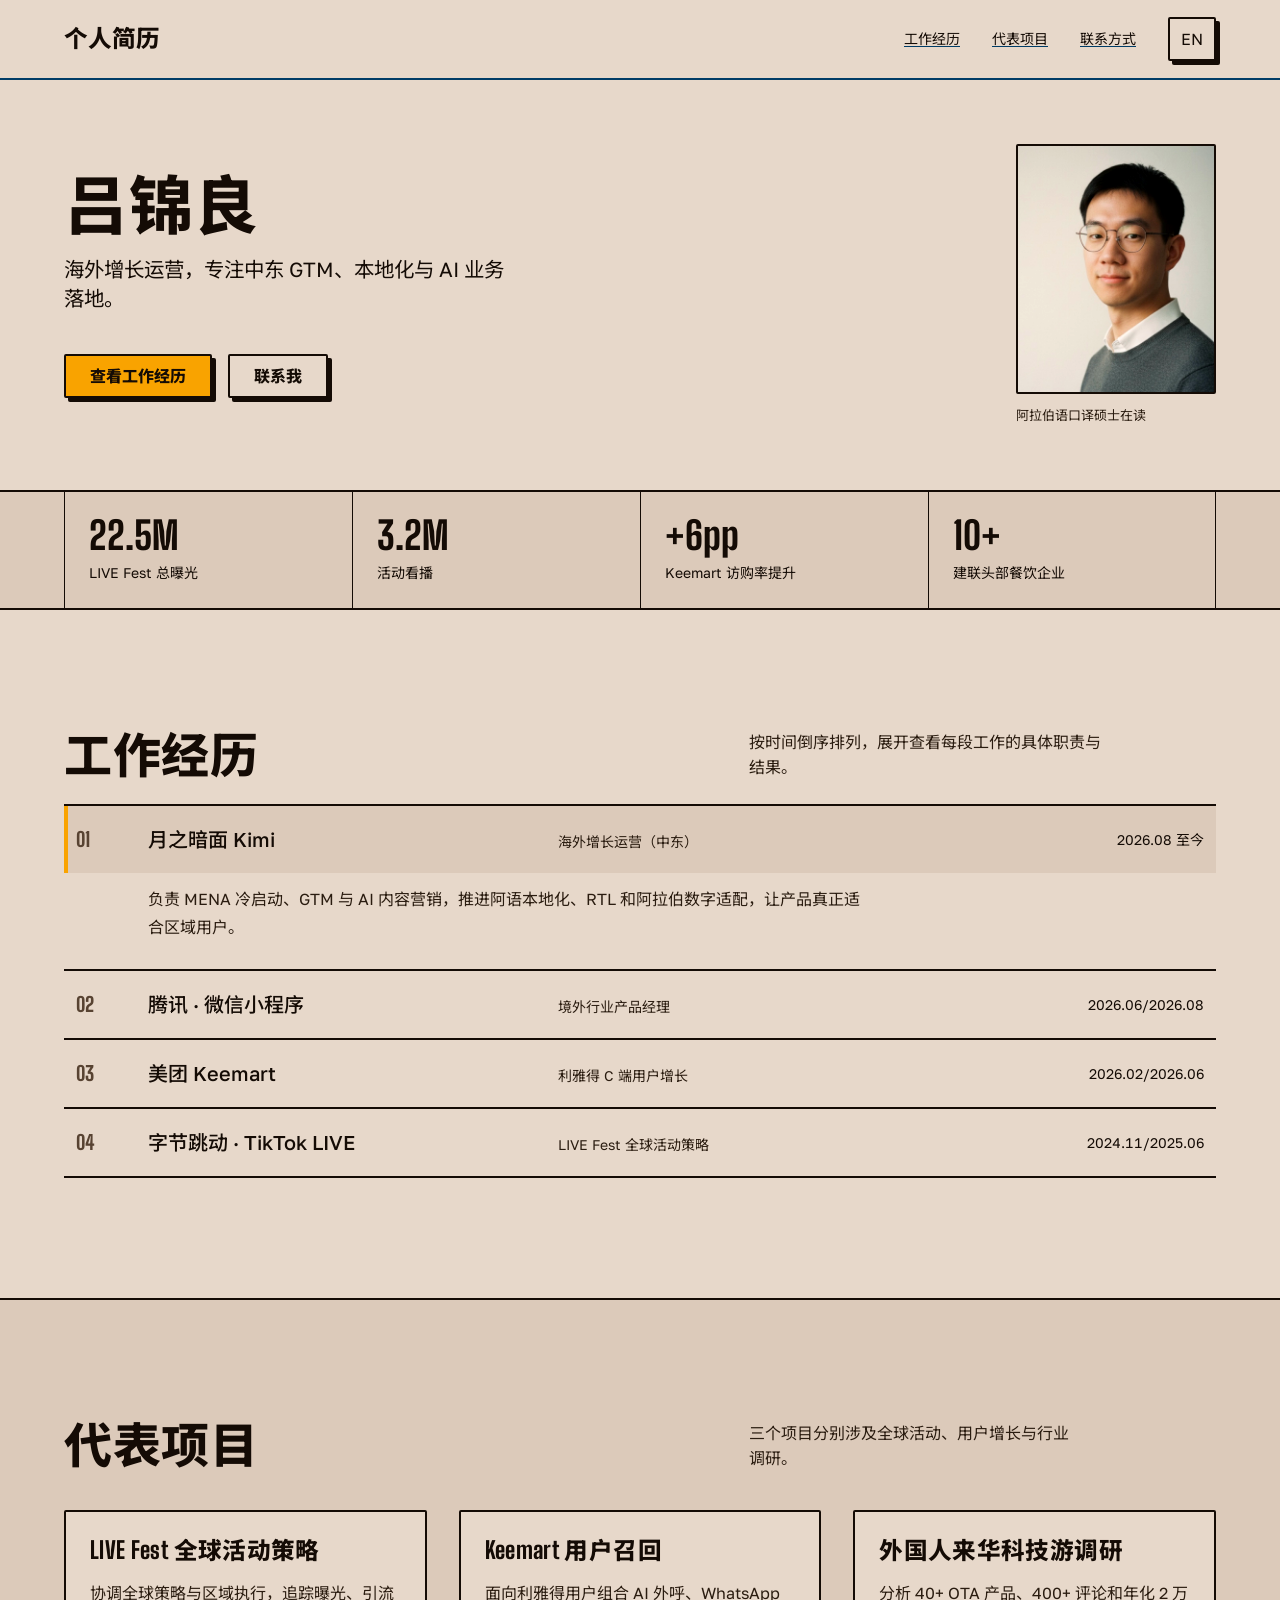
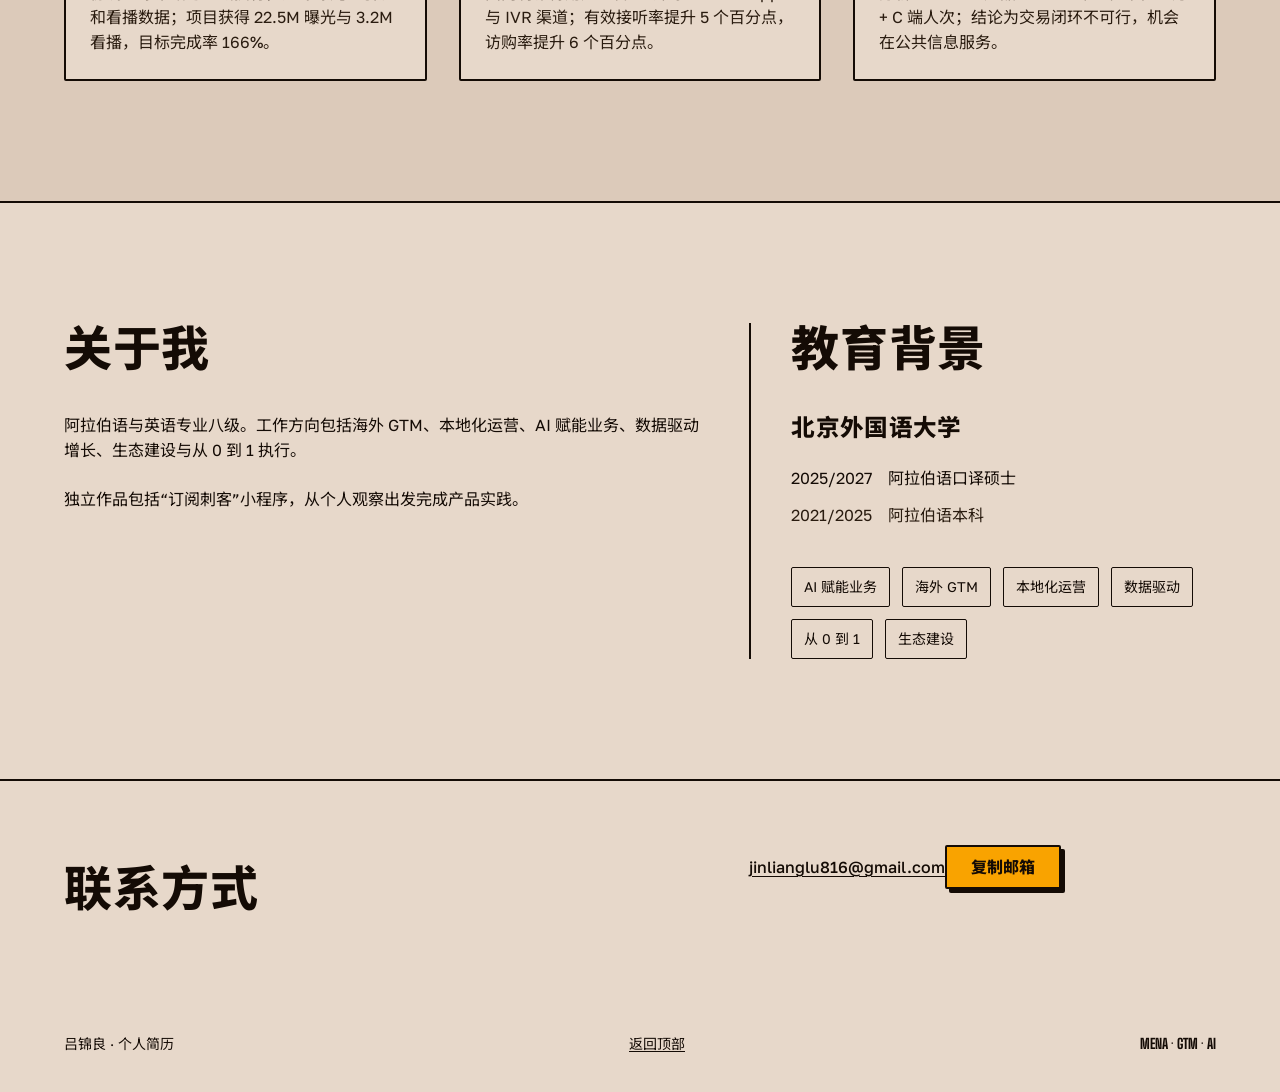
<file: index.html>
<!doctype html>
<html lang="zh-CN">
<head>
  <meta charset="UTF-8">
  <meta name="viewport" content="width=device-width, initial-scale=1.0">
  <meta name="description" content="吕锦良的个人简历：海外增长运营，专注中东 GTM、本地化与 AI 业务落地。">
  <meta property="og:title" content="吕锦良 · 个人简历">
  <meta property="og:description" content="海外增长运营，专注中东 GTM、本地化与 AI 业务落地。">
  <meta property="og:type" content="website">
  <meta property="og:url" content="https://jinlianglu816-glitch.github.io/">
  <link rel="canonical" href="https://jinlianglu816-glitch.github.io/">
  <title>吕锦良 · 个人简历</title>
  <link rel="icon" href="data:,">
  <link rel="preconnect" href="https://fonts.googleapis.com">
  <link rel="preconnect" href="https://fonts.gstatic.com" crossorigin>
  <link href="https://fonts.googleapis.com/css2?family=Big+Shoulders+Display:wght@800&family=Golos+Text:wght@400;500&family=Noto+Sans+SC:wght@400;500;800&display=swap" rel="stylesheet">
  <style>
:root {
  color-scheme: light;
  --space-3xs: 2px; --space-2xs: 4px; --space-xs: 8px; --space-sm: 12px; --space-md: 16px; --space-lg: 24px; --space-xl: 40px; --space-2xl: 64px; --space-3xl: 96px; --space-4xl: 144px;
  --text-xs: 0.8125rem; --text-sm: 0.875rem; --text-md: 1rem; --text-lg: 1.25rem; --text-xl: 1.5625rem; --text-2xl: 1.953rem; --text-3xl: 2.441rem;
  --text-display-s: clamp(2.25rem, 4vw + 0.5rem, 3.75rem); --text-display: clamp(2.75rem, 5vw + 1rem, 5.25rem);
  --text-section: clamp(2rem, 2.5vw + 1rem, 3.5rem); --text-title: clamp(1.25rem, 0.75vw + 0.875rem, 1.625rem); --text-lead: clamp(1.125rem, 0.35vw + 1rem, 1.375rem);
  --ease-out: cubic-bezier(0.16, 1, 0.3, 1); --ease-in: cubic-bezier(0.7, 0, 0.84, 0); --ease-in-out: cubic-bezier(0.65, 0, 0.35, 1);
  --dur-micro: 120ms; --dur-short: 220ms; --dur-long: 420ms;
  --color-error: oklch(52% 0.19 27); --color-success: oklch(50% 0.12 150);
  --container: 1440px; --gutter: 64px; --gap-columns: 32px; --section-gap-s: 120px; --section-gap: 144px; --section-gap-l: 176px;
  --z-base: 1; --z-raised: 10; --z-dropdown: 100; --z-sticky: 200; --z-sticky-nav: 300; --z-modal: 400; --z-toast: 500; --z-tooltip: 600;
  --color-paper: oklch(92% 0.045 50); --color-paper-2: oklch(88% 0.050 45); --color-paper-3: oklch(82% 0.060 40);
  --color-ink: oklch(18% 0.080 20); --color-ink-2: oklch(28% 0.060 25); --color-muted: oklch(42% 0.050 30);
  --color-rule: oklch(40% 0.21 25); --color-accent: oklch(86% 0.18 95); --color-accent-2: oklch(40% 0.21 25);
  --color-accent-ink: oklch(18% 0.080 20); --color-focus: oklch(40% 0.21 25);
  --font-display: "Big Shoulders Display", Impact, sans-serif; --font-body: "Golos Text", system-ui, sans-serif;
  --font-outlier: var(--font-body);
  --radius-card: 2px; --radius-pill: 2px; --rule-hair: 1px; --rule-bar: 2px; --shadow-card: 4px 4px 0 var(--color-ink);
  --tracking-display: 0.015em; --display-weight: 800;
}


*, *::before, *::after { box-sizing: border-box; }
html, body { overflow-x: clip; }
html { scrollbar-color: var(--color-muted) var(--color-paper); scroll-padding-top: var(--space-3xl); }
body { margin: 0; background: var(--color-paper); color: var(--color-ink); font-family: var(--font-body); font-size: var(--text-md); line-height: 1.55; -webkit-font-smoothing: antialiased; caret-color: var(--color-accent); }
::selection { background: color-mix(in oklab, var(--color-accent) 22%, transparent); color: var(--color-ink); }
:focus-visible { outline: 2px solid var(--color-focus); outline-offset: 2px; }
a { color: inherit; text-decoration-thickness: 1px; text-underline-offset: 0.16em; }
h1, h2, h3 { margin: 0; font-family: var(--font-display); font-weight: var(--display-weight, 700); font-synthesis: none; letter-spacing: var(--tracking-display); line-height: 1.05; overflow-wrap: break-word; min-width: 0; text-wrap: balance; }
h1 { max-width: 20ch; font-size: var(--text-display); } h2 { max-width: 30ch; font-size: var(--text-section); } h3 { max-width: 40ch; font-size: var(--text-title); line-height: 1.2; }
.lead { font-size: var(--text-lead); line-height: 1.45; max-width: 52ch; }
p { margin: 0; text-wrap: pretty; }
p:not([class]) { max-width: 65ch; }
img, video { max-width: 100%; height: auto; display: block; }
svg { display: block; }
[hidden] { display: none !important; }
button, input, select, textarea { font: inherit; }
.container { width: 100%; max-width: var(--container); margin-inline: auto; padding-inline: var(--gutter); box-sizing: border-box; }
.num, .figure, td.num { font-variant-numeric: tabular-nums; }
.visually-hidden { position: absolute; width: 1px; height: 1px; overflow: hidden; clip-path: inset(50%); white-space: nowrap; }
[data-slot] { position: relative; overflow: hidden; background: linear-gradient(160deg, var(--color-paper-2, var(--color-paper)), var(--color-paper-3, var(--color-paper))); }
[data-slot] > img { position: absolute; inset: 0; width: 100%; height: 100%; object-fit: cover; z-index: 1; }
[data-slot]:has(> img) > :not(img):not([data-keep]) { display: none !important; }
@media (max-width: 60rem) { :root { --gutter: 24px; --section-gap-s: 80px; --section-gap: 96px; --section-gap-l: 120px; } }
@media (max-width: 40rem) { :root { --gutter: 16px; --section-gap-s: 56px; --section-gap: 72px; --section-gap-l: 96px; --gap-columns: 16px; } }
@media (prefers-reduced-motion: reduce) { *:not(.keep-motion), *:not(.keep-motion)::before, *:not(.keep-motion)::after { animation-duration: 0.01ms !important; animation-iteration-count: 1 !important; transition-duration: 0.01ms !important; scroll-behavior: auto !important; } }
/* photographs: natural vib=20 con=10 */
[data-slot] > img { filter: saturate(1.1) contrast(1.1); }


/* Hallmark · shape: Portfolio Grid · genre: editorial · theme: Carnival (deal 3/3, seed three-experimental-personal-resume-e6d4·994e67ee·2026-11-24·r0) · job: hire · draw: three-experimental-personal-resume-e6d4·994e67ee·2026-11-24·r0
 * hero: Banner · nav: slab · footer: colophon · imagery: small user portrait · signature: a compact curriculum vitae with printed rules · carnival: pressroom
 * axes: light/display-heavy/chromatic-yellow · posture: full-palette · contrast: pass · fold: pass · v2.0.0 */
/* Hallmark · pre-emit critique: P5 H5 E4 S5 R4 V5 · weakest: R, one hard-shadow recipe retained and all extra decoration cut */

:root {
  --color-paper: oklch(89% 0.025 65); --color-paper-2: oklch(85% 0.03 65); --color-paper-3: oklch(79% 0.04 65);
  --color-ink: oklch(16% 0.02 60); --color-ink-2: oklch(24% 0.03 60); --color-muted: oklch(40% 0.04 60);
  --color-accent: oklch(78% 0.18 75); --color-accent-2: oklch(34% 0.10 240); --color-rule: var(--color-accent-2);
  --color-focus: oklch(34% 0.10 240);
  --font-display: "Big Shoulders Display", "Noto Sans SC", sans-serif;
  --font-body: "Golos Text", "Noto Sans SC", sans-serif;
  --nav-height: 80px;
}
.site-header { height: var(--nav-height); border-bottom: var(--rule-bar) solid var(--color-accent-2); }
.nav { height: 100%; display: flex; align-items: center; justify-content: space-between; gap: var(--gap-columns); }
.wordmark { font: 800 var(--text-title)/1 var(--font-display); text-decoration: none; text-transform: uppercase; white-space: nowrap; }
.nav-links { display: flex; align-items: center; gap: var(--gap-columns); margin-left: auto; }
.nav-links a { font-size: var(--text-sm); text-decoration-color: var(--color-accent-2); }
.language { min-width: 48px; min-height: 44px; border: var(--rule-bar) solid var(--color-ink); border-radius: var(--radius-card); background: var(--color-paper); color: var(--color-ink); box-shadow: var(--shadow-card); cursor: pointer; }
.language:hover { background: var(--color-accent); }
.language:active { transform: translate(3px, 3px); box-shadow: 1px 1px 0 var(--color-ink); }
.hero { border-bottom: var(--rule-bar) solid var(--color-ink); }
.hero-grid { display: grid; grid-template-columns: minmax(0, 1fr) 200px; align-items: center; gap: var(--gap-columns); padding-block: var(--space-2xl); }
.hero-copy { min-width: 0; }
.hero h1 { max-width: 12ch; font-size: clamp(3rem, 5vw, 5rem); }
.hero .lead { margin-top: var(--space-md); max-width: 38ch; color: var(--color-ink); }
.hero-actions { display: flex; flex-wrap: wrap; gap: var(--space-md); margin-top: var(--space-xl); }
.btn { display: inline-flex; align-items: center; justify-content: center; min-height: 44px; padding: 0 var(--space-lg); border: var(--rule-bar) solid var(--color-ink); border-radius: var(--radius-card); box-shadow: var(--shadow-card); background: var(--color-paper); color: var(--color-ink); font: 800 var(--text-md)/1 var(--font-display); text-decoration: none; white-space: nowrap; cursor: pointer; }
.btn-primary { background: var(--color-accent); }
.btn-primary:hover, .btn-secondary:hover { background: var(--color-accent-2); color: var(--color-paper); }
.btn:active { transform: translate(3px, 3px); box-shadow: 1px 1px 0 var(--color-ink); }
.btn:disabled, .language:disabled { opacity: 0.55; cursor: not-allowed; transform: none; }
.hero-visual { min-width: 0; }
.hero-photo { margin: 0; width: 200px; aspect-ratio: 4 / 5; border: var(--rule-bar) solid var(--color-ink); border-radius: var(--radius-card); }
.photo-note { margin: var(--space-sm) 0 0; color: var(--color-ink-2); font-size: var(--text-xs); line-height: 1.5; }
.skip { position: absolute; left: var(--space-md); top: calc(-1 * var(--space-3xl)); z-index: var(--z-toast); padding: var(--space-xs) var(--space-md); background: var(--color-accent); color: var(--color-ink); }
.skip:focus-visible { top: var(--space-md); }
@media (max-width: 60rem) {
  .nav-links { display: none; }
  .hero-grid { grid-template-columns: minmax(0, 1fr) 180px; gap: var(--gap-columns); padding-block: var(--space-xl); }
  .hero-photo { width: 180px; }
}
@media (max-width: 40rem) {
  .hero-grid { grid-template-columns: minmax(0, 1fr) 112px; align-items: start; gap: var(--space-md); padding-block: var(--space-xl); }
  .hero h1 { font-size: 3.5rem; }
  .hero .lead { font-size: var(--text-md); }
  .hero-photo { width: 112px; }
  .hero-actions { align-items: flex-start; flex-direction: column; }
}

.section { padding-block: var(--section-gap-s); }
.section-heading { display: grid; grid-template-columns: minmax(0, 7fr) minmax(0, 5fr); align-items: end; gap: var(--gap-columns); margin-bottom: var(--space-xl); }
.section-heading p { color: var(--color-ink-2); max-width: 36ch; }
.score-strip { background: var(--color-paper-2); border-bottom: var(--rule-bar) solid var(--color-ink); }
.score-grid { display: grid; grid-template-columns: repeat(4, minmax(0, 1fr)); }
.score-grid > div { padding: var(--space-lg); border-left: var(--rule-hair) solid var(--color-ink); display: flex; flex-direction: column; gap: var(--space-xs); }
.score-grid > div:last-child { border-right: var(--rule-hair) solid var(--color-ink); }
.score-grid strong { font: 800 clamp(2.25rem, 3vw, 3.5rem)/1 var(--font-display); font-variant-numeric: tabular-nums; }
.score-grid span { font-size: var(--text-sm); }
#experience .section-heading { margin-bottom: var(--space-lg); }
.work-ledger { border-bottom: var(--rule-bar) solid var(--color-ink); }
.work-ledger details { border-top: var(--rule-bar) solid var(--color-ink); }
.work-ledger summary { list-style: none; cursor: pointer; display: grid; grid-template-columns: 48px minmax(0, 1fr) 150px; gap: var(--space-lg); align-items: center; padding: 20px var(--space-sm); }
.work-ledger summary::-webkit-details-marker { display: none; }
.work-ledger summary:hover { background: var(--color-paper-2); }
.work-ledger details[open] summary { background: var(--color-paper-2); box-shadow: inset 4px 0 0 var(--color-accent); }
.ledger-no { color: var(--color-muted); font: 800 var(--text-lg)/1 var(--font-display); font-variant-numeric: tabular-nums; }
.work-ledger summary > span:nth-child(2) { display: grid; grid-template-columns: minmax(200px, 0.9fr) minmax(0, 1.1fr); align-items: baseline; gap: var(--space-lg); }
.work-ledger strong { font: 500 var(--text-lg)/1.35 var(--font-body); }
.work-ledger small, .work-ledger time { font-size: var(--text-sm); line-height: 1.5; }
.work-ledger small { color: var(--color-ink-2); }
.work-ledger time { text-align: right; font-variant-numeric: tabular-nums; white-space: nowrap; }
.ledger-body { padding: var(--space-sm) var(--space-sm) 28px calc(48px + var(--space-lg) + var(--space-sm)); }
.ledger-body p { max-width: 72ch; color: var(--color-ink-2); font-size: var(--text-md); line-height: 1.75; }
.project-section { background: var(--color-paper-2); border-block: var(--rule-bar) solid var(--color-ink); }
.poster-grid { display: grid; grid-template-columns: repeat(3, minmax(0, 1fr)); gap: var(--gap-columns); align-items: stretch; }
.poster-grid article { padding: var(--space-lg); border: var(--rule-bar) solid var(--color-ink); border-radius: var(--radius-card); background: var(--color-paper); }
.poster-grid h3 { margin-bottom: var(--space-md); font-size: var(--text-title); }
.poster-grid p { color: var(--color-ink-2); }
.bio-education { display: grid; grid-template-columns: minmax(0, 7fr) minmax(0, 5fr); gap: var(--gap-columns); }
.bio-block h2, .education-block h2 { margin-bottom: var(--space-xl); }
.bio-block p + p { margin-top: var(--space-lg); }
.education-block { padding-left: var(--space-xl); border-left: var(--rule-bar) solid var(--color-ink); }
.education-block h3 { margin-bottom: var(--space-lg); }
.education-block p + p { margin-top: var(--space-sm); color: var(--color-ink-2); }
.skill-list { display: flex; flex-wrap: wrap; gap: var(--space-sm); margin-top: var(--space-xl); }
.skill-list span { border: var(--rule-hair) solid var(--color-ink); padding: var(--space-xs) var(--space-sm); border-radius: var(--radius-card); font-size: var(--text-sm); }
.contact-section { padding-block: var(--space-2xl); background: var(--color-paper); color: var(--color-ink); border-top: var(--rule-bar) solid var(--color-ink); }
.contact-grid { display: grid; grid-template-columns: minmax(0, 7fr) minmax(0, 5fr); align-items: center; gap: var(--gap-columns); }
.contact-email { display: inline-block; margin-bottom: var(--space-md); font-weight: 500; overflow-wrap: anywhere; }
.copy-status { min-height: 1.5em; margin-top: var(--space-sm); }
.site-footer { min-height: 96px; display: flex; align-items: center; justify-content: space-between; gap: var(--gap-columns); font-size: var(--text-sm); }
.site-footer > span:last-child { font-family: var(--font-display); font-weight: 800; }
@media (max-width: 60rem) {
  .section-heading, .bio-education, .contact-grid { grid-template-columns: minmax(0, 1fr); gap: var(--gap-columns); }
  .score-grid { grid-template-columns: repeat(2, minmax(0, 1fr)); }
  .score-grid > div:nth-child(2) { border-right: var(--rule-hair) solid var(--color-ink); }
  .score-grid > div:nth-child(n+3) { border-top: var(--rule-hair) solid var(--color-ink); }
  .poster-grid { grid-template-columns: minmax(0, 1fr); }
  .education-block { padding-left: 0; padding-top: var(--space-xl); border-left: 0; border-top: var(--rule-bar) solid var(--color-ink); }
}
@media (max-width: 40rem) {
  .score-grid > div { padding: var(--space-md) var(--space-sm); }
  .score-grid strong { font-size: 2.5rem; }
  .work-ledger summary { grid-template-columns: 32px minmax(0, 1fr); gap: var(--gap-columns); padding-inline: 0; }
  .work-ledger summary > span:nth-child(2) { display: flex; align-items: flex-start; flex-direction: column; gap: var(--space-xs); }
  .work-ledger time { grid-column: 2; text-align: left; }
  .ledger-body { padding-left: calc(32px + var(--gap-columns)); padding-right: 0; }
  .contact-email { font-size: var(--text-sm); }
  .site-footer { align-items: flex-start; flex-direction: column; justify-content: center; padding-block: var(--space-xl); gap: var(--space-sm); }
}

  </style>
</head>
<body id="top">
  <a class="skip" href="#main">跳到正文</a>
  <header class="site-header">
    <nav class="container nav" aria-label="主导航">
      <a class="wordmark" href="#top" aria-label="个人简历首页" data-zh="个人简历" data-en="Curriculum vitae">个人简历</a>
      <div class="nav-links">
        <a href="#experience" data-zh="工作经历" data-en="Experience">工作经历</a>
        <a href="#projects" data-zh="代表项目" data-en="Projects">代表项目</a>
        <a href="#contact" data-zh="联系方式" data-en="Contact">联系方式</a>
      </div>
      <button class="language" type="button" data-lang-toggle data-zh="EN" data-en="中文">EN</button>
    </nav>
  </header>
  <main id="main">
    <section class="hero">
      <div class="container hero-grid">
        <div class="hero-copy">
          <h1 data-zh="吕锦良" data-en="Ash Lyu">吕锦良</h1>
          <p class="lead" data-zh="海外增长运营，专注中东 GTM、本地化与 AI 业务落地。" data-en="International growth operator focused on MENA GTM, localization and AI operations.">海外增长运营，专注中东 GTM、本地化与 AI 业务落地。</p>
          <div class="hero-actions">
            <a class="btn btn-primary" href="#experience" data-zh="查看工作经历" data-en="View experience">查看工作经历</a>
            <a class="btn btn-secondary" href="mailto:jinlianglu816@gmail.com" data-zh="联系我" data-en="Contact me">联系我</a>
          </div>
        </div>
        <div class="hero-visual">
          <figure class="hero-photo" data-slot="hero" data-alt="吕锦良的个人肖像">
            <img src="./images/个人照片.jpg" width="1024" height="1024" alt="吕锦良" fetchpriority="high">
          </figure>
          <p class="photo-note" data-zh="阿拉伯语口译硕士在读" data-en="Master’s student in Arabic Interpretation">阿拉伯语口译硕士在读</p>
        </div>
      </div>
    </section>

    <section class="score-strip" aria-label="代表项目数据">
      <div class="container score-grid"><div><strong>22.5M</strong><span data-zh="LIVE Fest 总曝光" data-en="LIVE Fest impressions">LIVE Fest 总曝光</span></div><div><strong>3.2M</strong><span data-zh="活动看播" data-en="Live views">活动看播</span></div><div><strong>+6pp</strong><span data-zh="Keemart 访购率提升" data-en="Keemart conversion lift">Keemart 访购率提升</span></div><div><strong>10+</strong><span data-zh="建联头部餐饮企业" data-en="Leading restaurant groups connected">建联头部餐饮企业</span></div></div>
    </section>

    <section class="section container" id="experience">
      <div class="section-heading"><h2 data-zh="工作经历" data-en="Experience">工作经历</h2><p data-zh="按时间倒序排列，展开查看每段工作的具体职责与结果。" data-en="In reverse chronological order. Expand each role for responsibilities and outcomes.">按时间倒序排列，展开查看每段工作的具体职责与结果。</p></div>
      <div class="work-ledger">
        <details open><summary><span class="ledger-no">01</span><span><strong data-zh="月之暗面 Kimi" data-en="Moonshot AI · Kimi">月之暗面 Kimi</strong><small data-zh="海外增长运营（中东）" data-en="International Growth, MENA">海外增长运营（中东）</small></span><time data-zh="2026.08 至今" data-en="Aug 2026/Present">2026.08 至今</time></summary><div class="ledger-body"><p data-zh="负责 MENA 冷启动、GTM 与 AI 内容营销，推进阿语本地化、RTL 和阿拉伯数字适配，让产品真正适合区域用户。" data-en="Own MENA market entry, GTM and AI content marketing, advancing Arabic localization, RTL and numeral adaptation for regional users.">负责 MENA 冷启动、GTM 与 AI 内容营销，推进阿语本地化、RTL 和阿拉伯数字适配，让产品真正适合区域用户。</p></div></details>
        <details><summary><span class="ledger-no">02</span><span><strong data-zh="腾讯 · 微信小程序" data-en="Tencent · Weixin Mini Program">腾讯 · 微信小程序</strong><small data-zh="境外行业产品经理" data-en="Overseas Industry Product Manager">境外行业产品经理</small></span><time data-zh="2026.06/2026.08" data-en="Jun/Aug 2026">2026.06/2026.08</time></summary><div class="ledger-body"><p data-zh="围绕外籍用户来华登录、商户教育与境外餐饮小程序开展调研，建联 10+ 头部餐饮企业。" data-en="Researched inbound visitor login, merchant education and overseas dining Mini Programs, connecting with 10+ leading restaurant groups.">围绕外籍用户来华登录、商户教育与境外餐饮小程序开展调研，建联 10+ 头部餐饮企业。</p></div></details>
        <details><summary><span class="ledger-no">03</span><span><strong data-zh="美团 Keemart" data-en="Meituan · Keemart">美团 Keemart</strong><small data-zh="利雅得 C 端用户增长" data-en="Consumer Growth, Riyadh">利雅得 C 端用户增长</small></span><time data-zh="2026.02/2026.06" data-en="Feb/Jun 2026">2026.02/2026.06</time></summary><div class="ledger-body"><p data-zh="通过 AI 外呼、WhatsApp 与 IVR 双渠道召回，有效接听率提升 5 个百分点，访购率提升 6 个百分点，新客环比提升 5 个百分点。" data-en="Used AI calls with WhatsApp and IVR outreach, lifting effective answers by 5pp, visit-to-purchase conversion by 6pp and new customers by 5pp month over month.">通过 AI 外呼、WhatsApp 与 IVR 双渠道召回，有效接听率提升 5 个百分点，访购率提升 6 个百分点，新客环比提升 5 个百分点。</p></div></details>
        <details><summary><span class="ledger-no">04</span><span><strong data-zh="字节跳动 · TikTok LIVE" data-en="ByteDance · TikTok LIVE">字节跳动 · TikTok LIVE</strong><small data-zh="LIVE Fest 全球活动策略" data-en="Global Campaign Strategy, LIVE Fest">LIVE Fest 全球活动策略</small></span><time data-zh="2024.11/2025.06" data-en="Nov 2024/Jun 2025">2024.11/2025.06</time></summary><div class="ledger-body"><p data-zh="以 166% 目标完成率交付全球活动，获得 22.5M 曝光、45K 引流与 3.2M 看播，看播同比增长 25%。" data-en="Delivered the global campaign at 166% of target, with 22.5M impressions, 45K referrals and 3.2M live views, up 25% year over year.">以 166% 目标完成率交付全球活动，获得 22.5M 曝光、45K 引流与 3.2M 看播，看播同比增长 25%。</p></div></details>
      </div>
    </section>

    <section class="section project-section" id="projects">
      <div class="container"><div class="section-heading"><h2 data-zh="代表项目" data-en="Selected projects">代表项目</h2><p data-zh="三个项目分别涉及全球活动、用户增长与行业调研。" data-en="Three projects covering global campaigns, user growth and industry research.">三个项目分别涉及全球活动、用户增长与行业调研。</p></div>
        <div class="poster-grid">
          <article><h3 data-zh="LIVE Fest 全球活动策略" data-en="LIVE Fest global campaign strategy">LIVE Fest 全球活动策略</h3><p data-zh="协调全球策略与区域执行，追踪曝光、引流和看播数据；项目获得 22.5M 曝光与 3.2M 看播，目标完成率 166%。" data-en="Coordinated global strategy and regional execution across impressions, referrals and views; delivered 22.5M impressions and 3.2M live views at 166% of target.">协调全球策略与区域执行，追踪曝光、引流和看播数据；项目获得 22.5M 曝光与 3.2M 看播，目标完成率 166%。</p></article>
          <article><h3 data-zh="Keemart 用户召回" data-en="Keemart user reactivation">Keemart 用户召回</h3><p data-zh="面向利雅得用户组合 AI 外呼、WhatsApp 与 IVR 渠道；有效接听率提升 5 个百分点，访购率提升 6 个百分点。" data-en="Combined AI calls, WhatsApp and IVR for users in Riyadh; effective answers rose 5pp and visit-to-purchase conversion rose 6pp.">面向利雅得用户组合 AI 外呼、WhatsApp 与 IVR 渠道；有效接听率提升 5 个百分点，访购率提升 6 个百分点。</p></article>
          <article><h3 data-zh="外国人来华科技游调研" data-en="Inbound tech-tour research">外国人来华科技游调研</h3><p data-zh="分析 40+ OTA 产品、400+ 评论和年化 2 万+ C 端人次；结论为交易闭环不可行，机会在公共信息服务。" data-en="Reviewed 40+ OTA products, 400+ comments and 20K+ annual consumer visits; ruled out a transaction loop and identified public information services as the opportunity.">分析 40+ OTA 产品、400+ 评论和年化 2 万+ C 端人次；结论为交易闭环不可行，机会在公共信息服务。</p></article>
        </div>
      </div>
    </section>

    <section class="section container bio-education" id="about">
      <div class="bio-block"><h2 data-zh="关于我" data-en="About">关于我</h2><p data-zh="阿拉伯语与英语专业八级。工作方向包括海外 GTM、本地化运营、AI 赋能业务、数据驱动增长、生态建设与从 0 到 1 执行。" data-en="TEM-8 in Arabic and English. My work covers international GTM, localization, AI-enabled operations, data-led growth, ecosystem building and zero-to-one execution.">阿拉伯语与英语专业八级。工作方向包括海外 GTM、本地化运营、AI 赋能业务、数据驱动增长、生态建设与从 0 到 1 执行。</p><p data-zh="独立作品包括“订阅刺客”小程序，从个人观察出发完成产品实践。" data-en="Independent work includes Subscription Assassin, a Mini Program built from a personal observation into a working product.">独立作品包括“订阅刺客”小程序，从个人观察出发完成产品实践。</p></div>
      <div class="education-block"><h2 data-zh="教育背景" data-en="Education">教育背景</h2><h3 data-zh="北京外国语大学" data-en="Beijing Foreign Studies University">北京外国语大学</h3><p data-zh="2025/2027　阿拉伯语口译硕士" data-en="2025/2027　Master’s in Arabic Interpretation">2025/2027　阿拉伯语口译硕士</p><p data-zh="2021/2025　阿拉伯语本科" data-en="2021/2025　BA in Arabic">2021/2025　阿拉伯语本科</p><div class="skill-list" aria-label="技能"><span data-zh="AI 赋能业务" data-en="AI for business">AI 赋能业务</span><span data-zh="海外 GTM" data-en="International GTM">海外 GTM</span><span data-zh="本地化运营" data-en="Localization">本地化运营</span><span data-zh="数据驱动" data-en="Data-led growth">数据驱动</span><span data-zh="从 0 到 1" data-en="Zero to one">从 0 到 1</span><span data-zh="生态建设" data-en="Ecosystem building">生态建设</span></div></div>
    </section>

    <section class="contact-section" id="contact">
      <div class="container contact-grid"><h2 data-zh="联系方式" data-en="Contact">联系方式</h2><div><a class="contact-email" href="mailto:jinlianglu816@gmail.com">jinlianglu816@gmail.com</a><button class="btn btn-primary" type="button" data-copy-email data-zh="复制邮箱" data-en="Copy email">复制邮箱</button><p class="copy-status" role="status" aria-live="polite"></p></div></div>
    </section>
  </main>
  <footer class="site-footer container"><span data-zh="吕锦良 · 个人简历" data-en="Ash Lyu · Curriculum vitae">吕锦良 · 个人简历</span><a href="#top" data-zh="返回顶部" data-en="Back to top">返回顶部</a><span>MENA · GTM · AI</span></footer>
  <script>
const EMAIL = 'jinlianglu816@gmail.com';
const languageKey = 'ash-hallmark-language';

function setLanguage(language) {
  const lang = language === 'en' ? 'en' : 'zh';
  document.documentElement.lang = lang === 'zh' ? 'zh-CN' : 'en';
  document.querySelectorAll('[data-zh][data-en]').forEach((element) => {
    element.textContent = element.dataset[lang];
  });
  document.querySelectorAll('[data-lang-toggle]').forEach((button) => {
    button.setAttribute('aria-label', lang === 'zh' ? 'Switch to English' : '切换到中文');
  });
  try { localStorage.setItem(languageKey, lang); } catch {}
}

const savedLanguage = (() => {
  try { return localStorage.getItem(languageKey); } catch { return null; }
})();
setLanguage(savedLanguage || 'zh');

document.querySelectorAll('[data-lang-toggle]').forEach((button) => {
  button.addEventListener('click', () => {
    setLanguage(document.documentElement.lang === 'zh-CN' ? 'en' : 'zh');
  });
});

document.querySelectorAll('[data-copy-email]').forEach((button) => {
  button.setAttribute('aria-live', 'polite');
  button.addEventListener('click', async () => {
    const original = button.textContent;
    try {
      await navigator.clipboard.writeText(EMAIL);
      button.textContent = document.documentElement.lang === 'zh-CN' ? '已复制' : 'Copied';
    } catch {
      const field = document.createElement('textarea');
      field.value = EMAIL;
      field.setAttribute('readonly', '');
      field.className = 'visually-hidden';
      document.body.append(field);
      field.select();
      const copied = document.execCommand('copy');
      field.remove();
      button.textContent = copied
        ? (document.documentElement.lang === 'zh-CN' ? '已复制' : 'Copied')
        : EMAIL;
    }
    window.setTimeout(() => { button.textContent = original; }, 1800);
  });
});

  </script>
</body>
</html>
</file>
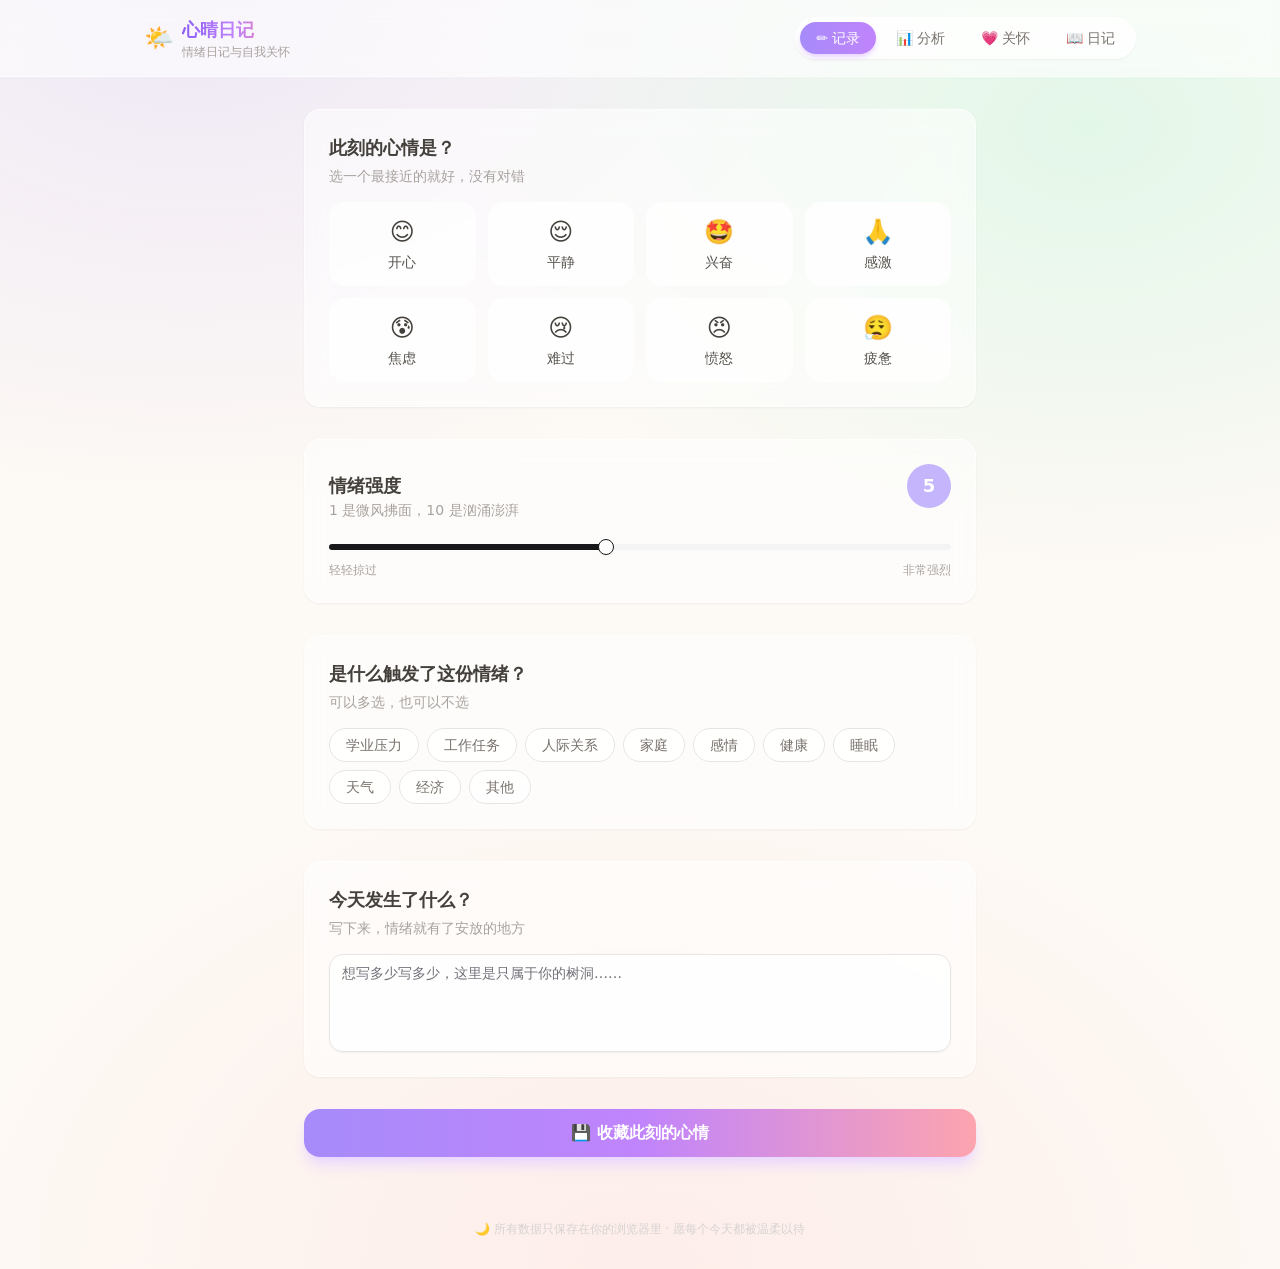
<file: mood-diary/index.html>
<!doctype html>
<html lang="zh-CN">
  <head>
    <meta charset="UTF-8" />
    <meta name="viewport" content="width=device-width, initial-scale=1.0" />
    <meta name="description" content="心晴日记——治愈系情绪日记与自我关怀小站。记录每日心情，看见情绪规律，给自己一个温柔的拥抱。" />
    <title>心晴日记 · 情绪日记与自我关怀</title>
    <script type="module" crossorigin src="/mood-diary/assets/index-DP0xxIPo.js"></script>
    <link rel="stylesheet" crossorigin href="/mood-diary/assets/index-Bcgr-oGQ.css">
  </head>
  <body>
    <div id="root"></div>
  </body>
</html>
</file>
<file: mood-diary/assets/index-Bcgr-oGQ.css>
*,:before,:after{--tw-border-spacing-x: 0;--tw-border-spacing-y: 0;--tw-translate-x: 0;--tw-translate-y: 0;--tw-rotate: 0;--tw-skew-x: 0;--tw-skew-y: 0;--tw-scale-x: 1;--tw-scale-y: 1;--tw-pan-x: ;--tw-pan-y: ;--tw-pinch-zoom: ;--tw-scroll-snap-strictness: proximity;--tw-gradient-from-position: ;--tw-gradient-via-position: ;--tw-gradient-to-position: ;--tw-ordinal: ;--tw-slashed-zero: ;--tw-numeric-figure: ;--tw-numeric-spacing: ;--tw-numeric-fraction: ;--tw-ring-inset: ;--tw-ring-offset-width: 0px;--tw-ring-offset-color: #fff;--tw-ring-color: rgb(59 130 246 / .5);--tw-ring-offset-shadow: 0 0 #0000;--tw-ring-shadow: 0 0 #0000;--tw-shadow: 0 0 #0000;--tw-shadow-colored: 0 0 #0000;--tw-blur: ;--tw-brightness: ;--tw-contrast: ;--tw-grayscale: ;--tw-hue-rotate: ;--tw-invert: ;--tw-saturate: ;--tw-sepia: ;--tw-drop-shadow: ;--tw-backdrop-blur: ;--tw-backdrop-brightness: ;--tw-backdrop-contrast: ;--tw-backdrop-grayscale: ;--tw-backdrop-hue-rotate: ;--tw-backdrop-invert: ;--tw-backdrop-opacity: ;--tw-backdrop-saturate: ;--tw-backdrop-sepia: ;--tw-contain-size: ;--tw-contain-layout: ;--tw-contain-paint: ;--tw-contain-style: }::backdrop{--tw-border-spacing-x: 0;--tw-border-spacing-y: 0;--tw-translate-x: 0;--tw-translate-y: 0;--tw-rotate: 0;--tw-skew-x: 0;--tw-skew-y: 0;--tw-scale-x: 1;--tw-scale-y: 1;--tw-pan-x: ;--tw-pan-y: ;--tw-pinch-zoom: ;--tw-scroll-snap-strictness: proximity;--tw-gradient-from-position: ;--tw-gradient-via-position: ;--tw-gradient-to-position: ;--tw-ordinal: ;--tw-slashed-zero: ;--tw-numeric-figure: ;--tw-numeric-spacing: ;--tw-numeric-fraction: ;--tw-ring-inset: ;--tw-ring-offset-width: 0px;--tw-ring-offset-color: #fff;--tw-ring-color: rgb(59 130 246 / .5);--tw-ring-offset-shadow: 0 0 #0000;--tw-ring-shadow: 0 0 #0000;--tw-shadow: 0 0 #0000;--tw-shadow-colored: 0 0 #0000;--tw-blur: ;--tw-brightness: ;--tw-contrast: ;--tw-grayscale: ;--tw-hue-rotate: ;--tw-invert: ;--tw-saturate: ;--tw-sepia: ;--tw-drop-shadow: ;--tw-backdrop-blur: ;--tw-backdrop-brightness: ;--tw-backdrop-contrast: ;--tw-backdrop-grayscale: ;--tw-backdrop-hue-rotate: ;--tw-backdrop-invert: ;--tw-backdrop-opacity: ;--tw-backdrop-saturate: ;--tw-backdrop-sepia: ;--tw-contain-size: ;--tw-contain-layout: ;--tw-contain-paint: ;--tw-contain-style: }*,:before,:after{box-sizing:border-box;border-width:0;border-style:solid;border-color:#e5e7eb}:before,:after{--tw-content: ""}html,:host{line-height:1.5;-webkit-text-size-adjust:100%;-moz-tab-size:4;-o-tab-size:4;tab-size:4;font-family:ui-sans-serif,system-ui,sans-serif,"Apple Color Emoji","Segoe UI Emoji",Segoe UI Symbol,"Noto Color Emoji";font-feature-settings:normal;font-variation-settings:normal;-webkit-tap-highlight-color:transparent}body{margin:0;line-height:inherit}hr{height:0;color:inherit;border-top-width:1px}abbr:where([title]){-webkit-text-decoration:underline dotted;text-decoration:underline dotted}h1,h2,h3,h4,h5,h6{font-size:inherit;font-weight:inherit}a{color:inherit;text-decoration:inherit}b,strong{font-weight:bolder}code,kbd,samp,pre{font-family:ui-monospace,SFMono-Regular,Menlo,Monaco,Consolas,Liberation Mono,Courier New,monospace;font-feature-settings:normal;font-variation-settings:normal;font-size:1em}small{font-size:80%}sub,sup{font-size:75%;line-height:0;position:relative;vertical-align:baseline}sub{bottom:-.25em}sup{top:-.5em}table{text-indent:0;border-color:inherit;border-collapse:collapse}button,input,optgroup,select,textarea{font-family:inherit;font-feature-settings:inherit;font-variation-settings:inherit;font-size:100%;font-weight:inherit;line-height:inherit;letter-spacing:inherit;color:inherit;margin:0;padding:0}button,select{text-transform:none}button,input:where([type=button]),input:where([type=reset]),input:where([type=submit]){-webkit-appearance:button;background-color:transparent;background-image:none}:-moz-focusring{outline:auto}:-moz-ui-invalid{box-shadow:none}progress{vertical-align:baseline}::-webkit-inner-spin-button,::-webkit-outer-spin-button{height:auto}[type=search]{-webkit-appearance:textfield;outline-offset:-2px}::-webkit-search-decoration{-webkit-appearance:none}::-webkit-file-upload-button{-webkit-appearance:button;font:inherit}summary{display:list-item}blockquote,dl,dd,h1,h2,h3,h4,h5,h6,hr,figure,p,pre{margin:0}fieldset{margin:0;padding:0}legend{padding:0}ol,ul,menu{list-style:none;margin:0;padding:0}dialog{padding:0}textarea{resize:vertical}input::-moz-placeholder,textarea::-moz-placeholder{opacity:1;color:#9ca3af}input::placeholder,textarea::placeholder{opacity:1;color:#9ca3af}button,[role=button]{cursor:pointer}:disabled{cursor:default}img,svg,video,canvas,audio,iframe,embed,object{display:block;vertical-align:middle}img,video{max-width:100%;height:auto}[hidden]:where(:not([hidden=until-found])){display:none}:root{--background: 0 0% 100%;--foreground: 240 10% 3.9%;--card: 0 0% 100%;--card-foreground: 240 10% 3.9%;--popover: 0 0% 100%;--popover-foreground: 240 10% 3.9%;--primary: 240 5.9% 10%;--primary-foreground: 0 0% 98%;--secondary: 240 4.8% 95.9%;--secondary-foreground: 240 5.9% 10%;--muted: 240 4.8% 95.9%;--muted-foreground: 240 3.8% 46.1%;--accent: 240 4.8% 95.9%;--accent-foreground: 240 5.9% 10%;--destructive: 0 84.2% 60.2%;--destructive-foreground: 0 0% 98%;--border: 240 5.9% 90%;--input: 240 5.9% 90%;--ring: 240 5.9% 10%;--radius: .625rem;--sidebar-background: 0 0% 98%;--sidebar-foreground: 240 5.3% 26.1%;--sidebar-primary: 240 5.9% 10%;--sidebar-primary-foreground: 0 0% 98%;--sidebar-accent: 240 4.8% 95.9%;--sidebar-accent-foreground: 240 5.9% 10%;--sidebar-border: 220 13% 91%;--sidebar-ring: 217.2 91.2% 59.8%}.dark{--background: 240 10% 3.9%;--foreground: 0 0% 98%;--card: 240 10% 3.9%;--card-foreground: 0 0% 98%;--popover: 240 10% 3.9%;--popover-foreground: 0 0% 98%;--primary: 0 0% 98%;--primary-foreground: 240 5.9% 10%;--secondary: 240 3.7% 15.9%;--secondary-foreground: 0 0% 98%;--muted: 240 3.7% 15.9%;--muted-foreground: 240 5% 64.9%;--accent: 240 3.7% 15.9%;--accent-foreground: 0 0% 98%;--destructive: 0 62.8% 30.6%;--destructive-foreground: 0 0% 98%;--border: 240 3.7% 15.9%;--input: 240 3.7% 15.9%;--ring: 240 4.9% 83.9%;--sidebar-background: 240 5.9% 10%;--sidebar-foreground: 240 4.8% 95.9%;--sidebar-primary: 224.3 76.3% 48%;--sidebar-primary-foreground: 0 0% 100%;--sidebar-accent: 240 3.7% 15.9%;--sidebar-accent-foreground: 240 4.8% 95.9%;--sidebar-border: 240 3.7% 15.9%;--sidebar-ring: 217.2 91.2% 59.8%}*{border-color:hsl(var(--border))}body{background-color:hsl(var(--background));color:hsl(var(--foreground))}.sr-only{position:absolute;width:1px;height:1px;padding:0;margin:-1px;overflow:hidden;clip:rect(0,0,0,0);white-space:nowrap;border-width:0}.pointer-events-none{pointer-events:none}.visible{visibility:visible}.invisible{visibility:hidden}.fixed{position:fixed}.absolute{position:absolute}.relative{position:relative}.sticky{position:sticky}.inset-0{inset:0}.inset-x-0{left:0;right:0}.inset-y-0{top:0;bottom:0}.-bottom-12{bottom:-3rem}.-left-12{left:-3rem}.-right-12{right:-3rem}.-top-12{top:-3rem}.bottom-0{bottom:0}.left-0{left:0}.left-1\/2{left:50%}.left-2{left:.5rem}.left-\[50\%\]{left:50%}.right-0{right:0}.right-1{right:.25rem}.right-2{right:.5rem}.right-3{right:.75rem}.right-4{right:1rem}.top-0{top:0}.top-1\.5{top:.375rem}.top-1\/2{top:50%}.top-20{top:5rem}.top-3\.5{top:.875rem}.top-4{top:1rem}.top-\[1px\]{top:1px}.top-\[50\%\]{top:50%}.top-\[60\%\]{top:60%}.top-full{top:100%}.isolate{isolation:isolate}.z-10{z-index:10}.z-20{z-index:20}.z-50{z-index:50}.z-\[1\]{z-index:1}.order-first{order:-9999}.order-last{order:9999}.col-start-2{grid-column-start:2}.row-span-2{grid-row:span 2 / span 2}.row-start-1{grid-row-start:1}.\!m-0{margin:0!important}.-mx-1{margin-left:-.25rem;margin-right:-.25rem}.-my-2{margin-top:-.5rem;margin-bottom:-.5rem}.mx-1{margin-left:.25rem;margin-right:.25rem}.mx-2{margin-left:.5rem;margin-right:.5rem}.mx-3\.5{margin-left:.875rem;margin-right:.875rem}.mx-auto{margin-left:auto;margin-right:auto}.my-0{margin-top:0;margin-bottom:0}.my-0\.5{margin-top:.125rem;margin-bottom:.125rem}.my-1{margin-top:.25rem;margin-bottom:.25rem}.-ml-4{margin-left:-1rem}.-mt-4{margin-top:-1rem}.mb-1{margin-bottom:.25rem}.mb-2{margin-bottom:.5rem}.mb-3{margin-bottom:.75rem}.mb-4{margin-bottom:1rem}.mb-6{margin-bottom:1.5rem}.mb-8{margin-bottom:2rem}.ml-1{margin-left:.25rem}.ml-2{margin-left:.5rem}.ml-4{margin-left:1rem}.ml-auto{margin-left:auto}.mr-1{margin-right:.25rem}.mt-1{margin-top:.25rem}.mt-1\.5{margin-top:.375rem}.mt-2{margin-top:.5rem}.mt-3{margin-top:.75rem}.mt-4{margin-top:1rem}.mt-5{margin-top:1.25rem}.mt-auto{margin-top:auto}.line-clamp-1{overflow:hidden;display:-webkit-box;-webkit-box-orient:vertical;-webkit-line-clamp:1}.line-clamp-2{overflow:hidden;display:-webkit-box;-webkit-box-orient:vertical;-webkit-line-clamp:2}.block{display:block}.inline-block{display:inline-block}.flex{display:flex}.inline-flex{display:inline-flex}.table{display:table}.table-caption{display:table-caption}.table-cell{display:table-cell}.table-row{display:table-row}.grid{display:grid}.hidden{display:none}.aspect-square{aspect-ratio:1 / 1}.aspect-video{aspect-ratio:16 / 9}.size-10{width:2.5rem;height:2.5rem}.size-2{width:.5rem;height:.5rem}.size-2\.5{width:.625rem;height:.625rem}.size-3{width:.75rem;height:.75rem}.size-3\.5{width:.875rem;height:.875rem}.size-4{width:1rem;height:1rem}.size-6{width:1.5rem;height:1.5rem}.size-7{width:1.75rem;height:1.75rem}.size-8{width:2rem;height:2rem}.size-9{width:2.25rem;height:2.25rem}.size-auto{width:auto;height:auto}.size-full{width:100%;height:100%}.h-1\.5{height:.375rem}.h-10{height:2.5rem}.h-11{height:2.75rem}.h-12{height:3rem}.h-2{height:.5rem}.h-2\.5{height:.625rem}.h-4{height:1rem}.h-40{height:10rem}.h-5{height:1.25rem}.h-56{height:14rem}.h-6{height:1.5rem}.h-64{height:16rem}.h-7{height:1.75rem}.h-8{height:2rem}.h-9{height:2.25rem}.h-\[1\.15rem\]{height:1.15rem}.h-\[calc\(100\%-1px\)\]{height:calc(100% - 1px)}.h-\[var\(--radix-navigation-menu-viewport-height\)\]{height:var(--radix-navigation-menu-viewport-height)}.h-\[var\(--radix-select-trigger-height\)\]{height:var(--radix-select-trigger-height)}.h-auto{height:auto}.h-full{height:100%}.h-px{height:1px}.h-svh{height:100svh}.max-h-\[300px\]{max-height:300px}.min-h-0{min-height:0px}.min-h-16{min-height:4rem}.min-h-4{min-height:1rem}.min-h-screen{min-height:100vh}.min-h-svh{min-height:100svh}.w-0{width:0px}.w-1{width:.25rem}.w-11{width:2.75rem}.w-2{width:.5rem}.w-2\.5{width:.625rem}.w-3{width:.75rem}.w-3\/4{width:75%}.w-4{width:1rem}.w-40{width:10rem}.w-5{width:1.25rem}.w-56{width:14rem}.w-64{width:16rem}.w-72{width:18rem}.w-8{width:2rem}.w-9{width:2.25rem}.w-\[100px\]{width:100px}.w-auto{width:auto}.w-fit{width:-moz-fit-content;width:fit-content}.w-full{width:100%}.w-max{width:-moz-max-content;width:max-content}.w-px{width:1px}.min-w-0{min-width:0px}.min-w-10{min-width:2.5rem}.min-w-5{min-width:1.25rem}.min-w-8{min-width:2rem}.min-w-9{min-width:2.25rem}.min-w-\[12rem\]{min-width:12rem}.min-w-\[8rem\]{min-width:8rem}.min-w-\[var\(--radix-select-trigger-width\)\]{min-width:var(--radix-select-trigger-width)}.max-w-2xl{max-width:42rem}.max-w-3xl{max-width:48rem}.max-w-5xl{max-width:64rem}.max-w-\[calc\(100\%-2rem\)\]{max-width:calc(100% - 2rem)}.max-w-max{max-width:-moz-max-content;max-width:max-content}.max-w-md{max-width:28rem}.max-w-sm{max-width:24rem}.max-w-xl{max-width:36rem}.flex-1{flex:1 1 0%}.shrink-0{flex-shrink:0}.grow{flex-grow:1}.grow-0{flex-grow:0}.basis-full{flex-basis:100%}.caption-bottom{caption-side:bottom}.border-collapse{border-collapse:collapse}.-translate-x-1\/2{--tw-translate-x: -50%;transform:translate(var(--tw-translate-x),var(--tw-translate-y)) rotate(var(--tw-rotate)) skew(var(--tw-skew-x)) skewY(var(--tw-skew-y)) scaleX(var(--tw-scale-x)) scaleY(var(--tw-scale-y))}.-translate-x-px{--tw-translate-x: -1px;transform:translate(var(--tw-translate-x),var(--tw-translate-y)) rotate(var(--tw-rotate)) skew(var(--tw-skew-x)) skewY(var(--tw-skew-y)) scaleX(var(--tw-scale-x)) scaleY(var(--tw-scale-y))}.-translate-y-1\/2{--tw-translate-y: -50%;transform:translate(var(--tw-translate-x),var(--tw-translate-y)) rotate(var(--tw-rotate)) skew(var(--tw-skew-x)) skewY(var(--tw-skew-y)) scaleX(var(--tw-scale-x)) scaleY(var(--tw-scale-y))}.translate-x-\[-50\%\]{--tw-translate-x: -50%;transform:translate(var(--tw-translate-x),var(--tw-translate-y)) rotate(var(--tw-rotate)) skew(var(--tw-skew-x)) skewY(var(--tw-skew-y)) scaleX(var(--tw-scale-x)) scaleY(var(--tw-scale-y))}.translate-x-px{--tw-translate-x: 1px;transform:translate(var(--tw-translate-x),var(--tw-translate-y)) rotate(var(--tw-rotate)) skew(var(--tw-skew-x)) skewY(var(--tw-skew-y)) scaleX(var(--tw-scale-x)) scaleY(var(--tw-scale-y))}.translate-y-0\.5{--tw-translate-y: .125rem;transform:translate(var(--tw-translate-x),var(--tw-translate-y)) rotate(var(--tw-rotate)) skew(var(--tw-skew-x)) skewY(var(--tw-skew-y)) scaleX(var(--tw-scale-x)) scaleY(var(--tw-scale-y))}.translate-y-\[-50\%\]{--tw-translate-y: -50%;transform:translate(var(--tw-translate-x),var(--tw-translate-y)) rotate(var(--tw-rotate)) skew(var(--tw-skew-x)) skewY(var(--tw-skew-y)) scaleX(var(--tw-scale-x)) scaleY(var(--tw-scale-y))}.translate-y-\[calc\(-50\%_-_2px\)\]{--tw-translate-y: calc(-50% - 2px) ;transform:translate(var(--tw-translate-x),var(--tw-translate-y)) rotate(var(--tw-rotate)) skew(var(--tw-skew-x)) skewY(var(--tw-skew-y)) scaleX(var(--tw-scale-x)) scaleY(var(--tw-scale-y))}.rotate-45{--tw-rotate: 45deg;transform:translate(var(--tw-translate-x),var(--tw-translate-y)) rotate(var(--tw-rotate)) skew(var(--tw-skew-x)) skewY(var(--tw-skew-y)) scaleX(var(--tw-scale-x)) scaleY(var(--tw-scale-y))}.rotate-90{--tw-rotate: 90deg;transform:translate(var(--tw-translate-x),var(--tw-translate-y)) rotate(var(--tw-rotate)) skew(var(--tw-skew-x)) skewY(var(--tw-skew-y)) scaleX(var(--tw-scale-x)) scaleY(var(--tw-scale-y))}.scale-\[1\.03\]{--tw-scale-x: 1.03;--tw-scale-y: 1.03;transform:translate(var(--tw-translate-x),var(--tw-translate-y)) rotate(var(--tw-rotate)) skew(var(--tw-skew-x)) skewY(var(--tw-skew-y)) scaleX(var(--tw-scale-x)) scaleY(var(--tw-scale-y))}.transform{transform:translate(var(--tw-translate-x),var(--tw-translate-y)) rotate(var(--tw-rotate)) skew(var(--tw-skew-x)) skewY(var(--tw-skew-y)) scaleX(var(--tw-scale-x)) scaleY(var(--tw-scale-y))}.animate-\[toast-in_0\.3s_ease-out\]{animation:toast-in .3s ease-out}@keyframes caret-blink{0%,70%,to{opacity:1}20%,50%{opacity:0}}.animate-caret-blink{animation:caret-blink 1.25s ease-out infinite}@keyframes pulse{50%{opacity:.5}}.animate-pulse{animation:pulse 2s cubic-bezier(.4,0,.6,1) infinite}@keyframes spin{to{transform:rotate(360deg)}}.animate-spin{animation:spin 1s linear infinite}.cursor-default{cursor:default}.cursor-text{cursor:text}.touch-none{touch-action:none}.select-none{-webkit-user-select:none;-moz-user-select:none;user-select:none}.resize-none{resize:none}.scroll-my-1{scroll-margin-top:.25rem;scroll-margin-bottom:.25rem}.scroll-py-1{scroll-padding-top:.25rem;scroll-padding-bottom:.25rem}.list-disc{list-style-type:disc}.list-none{list-style-type:none}.auto-rows-min{grid-auto-rows:min-content}.grid-cols-2{grid-template-columns:repeat(2,minmax(0,1fr))}.grid-cols-4{grid-template-columns:repeat(4,minmax(0,1fr))}.grid-cols-\[0_1fr\]{grid-template-columns:0 1fr}.grid-rows-\[auto_auto\]{grid-template-rows:auto auto}.flex-row{flex-direction:row}.flex-col{flex-direction:column}.flex-col-reverse{flex-direction:column-reverse}.flex-wrap{flex-wrap:wrap}.place-content-center{place-content:center}.items-start{align-items:flex-start}.items-end{align-items:flex-end}.items-center{align-items:center}.items-baseline{align-items:baseline}.items-stretch{align-items:stretch}.justify-start{justify-content:flex-start}.justify-center{justify-content:center}.justify-between{justify-content:space-between}.justify-items-start{justify-items:start}.gap-0\.5{gap:.125rem}.gap-1{gap:.25rem}.gap-1\.5{gap:.375rem}.gap-2{gap:.5rem}.gap-2\.5{gap:.625rem}.gap-3{gap:.75rem}.gap-4{gap:1rem}.gap-6{gap:1.5rem}.gap-7{gap:1.75rem}.gap-\[--spacing\(var\(--gap\)\)\]{gap:var(--spacing(var(--gap)))}.gap-x-4{-moz-column-gap:1rem;column-gap:1rem}.gap-y-0\.5{row-gap:.125rem}.gap-y-1{row-gap:.25rem}.space-y-3>:not([hidden])~:not([hidden]){--tw-space-y-reverse: 0;margin-top:calc(.75rem * calc(1 - var(--tw-space-y-reverse)));margin-bottom:calc(.75rem * var(--tw-space-y-reverse))}.space-y-6>:not([hidden])~:not([hidden]){--tw-space-y-reverse: 0;margin-top:calc(1.5rem * calc(1 - var(--tw-space-y-reverse)));margin-bottom:calc(1.5rem * var(--tw-space-y-reverse))}.space-y-8>:not([hidden])~:not([hidden]){--tw-space-y-reverse: 0;margin-top:calc(2rem * calc(1 - var(--tw-space-y-reverse)));margin-bottom:calc(2rem * var(--tw-space-y-reverse))}.self-start{align-self:flex-start}.self-stretch{align-self:stretch}.justify-self-end{justify-self:end}.overflow-auto{overflow:auto}.overflow-hidden{overflow:hidden}.overflow-x-auto{overflow-x:auto}.overflow-y-auto{overflow-y:auto}.overflow-x-hidden{overflow-x:hidden}.whitespace-nowrap{white-space:nowrap}.text-balance{text-wrap:balance}.break-words{overflow-wrap:break-word}.rounded-2xl{border-radius:1rem}.rounded-\[2px\]{border-radius:2px}.rounded-\[4px\]{border-radius:4px}.rounded-\[calc\(var\(--radius\)-5px\)\]{border-radius:calc(var(--radius) - 5px)}.rounded-\[inherit\]{border-radius:inherit}.rounded-full{border-radius:9999px}.rounded-lg{border-radius:var(--radius)}.rounded-md{border-radius:calc(var(--radius) - 2px)}.rounded-none{border-radius:0}.rounded-sm{border-radius:calc(var(--radius) - 4px)}.rounded-xl{border-radius:calc(var(--radius) + 4px)}.rounded-xs{border-radius:calc(var(--radius) - 6px)}.rounded-l-md{border-top-left-radius:calc(var(--radius) - 2px);border-bottom-left-radius:calc(var(--radius) - 2px)}.rounded-r-md{border-top-right-radius:calc(var(--radius) - 2px);border-bottom-right-radius:calc(var(--radius) - 2px)}.rounded-tl-sm{border-top-left-radius:calc(var(--radius) - 4px)}.border{border-width:1px}.border-0{border-width:0px}.border-2{border-width:2px}.border-\[1\.5px\]{border-width:1.5px}.border-y{border-top-width:1px;border-bottom-width:1px}.border-b{border-bottom-width:1px}.border-l{border-left-width:1px}.border-r{border-right-width:1px}.border-t{border-top-width:1px}.border-dashed{border-style:dashed}.border-border{border-color:hsl(var(--border))}.border-border\/50{border-color:hsl(var(--border) / .5)}.border-input{border-color:hsl(var(--input))}.border-primary{border-color:hsl(var(--primary))}.border-sidebar-border{border-color:hsl(var(--sidebar-border))}.border-stone-200{--tw-border-opacity: 1;border-color:rgb(231 229 228 / var(--tw-border-opacity, 1))}.border-transparent{border-color:transparent}.border-violet-200{--tw-border-opacity: 1;border-color:rgb(221 214 254 / var(--tw-border-opacity, 1))}.border-violet-300{--tw-border-opacity: 1;border-color:rgb(196 181 253 / var(--tw-border-opacity, 1))}.border-white\/50{border-color:#ffffff80}.border-white\/60{border-color:#fff9}.border-white\/70{border-color:#ffffffb3}.border-l-transparent{border-left-color:transparent}.border-t-transparent{border-top-color:transparent}.bg-\[\#fdf9f4\]{--tw-bg-opacity: 1;background-color:rgb(253 249 244 / var(--tw-bg-opacity, 1))}.bg-accent{background-color:hsl(var(--accent))}.bg-background{background-color:hsl(var(--background))}.bg-black\/50{background-color:#00000080}.bg-border{background-color:hsl(var(--border))}.bg-card{background-color:hsl(var(--card))}.bg-destructive{--tw-bg-opacity: 1;background-color:hsl(var(--destructive) / var(--tw-bg-opacity, 1))}.bg-foreground{background-color:hsl(var(--foreground))}.bg-input{background-color:hsl(var(--input))}.bg-muted{background-color:hsl(var(--muted))}.bg-muted\/50{background-color:hsl(var(--muted) / .5)}.bg-popover{background-color:hsl(var(--popover))}.bg-primary{background-color:hsl(var(--primary))}.bg-primary\/20{background-color:hsl(var(--primary) / .2)}.bg-rose-50\/80{background-color:#fff1f2cc}.bg-secondary{background-color:hsl(var(--secondary))}.bg-sidebar{background-color:hsl(var(--sidebar-background))}.bg-sidebar-border{background-color:hsl(var(--sidebar-border))}.bg-transparent{background-color:transparent}.bg-violet-100{--tw-bg-opacity: 1;background-color:rgb(237 233 254 / var(--tw-bg-opacity, 1))}.bg-violet-100\/80{background-color:#ede9fecc}.bg-violet-50{--tw-bg-opacity: 1;background-color:rgb(245 243 255 / var(--tw-bg-opacity, 1))}.bg-white{--tw-bg-opacity: 1;background-color:rgb(255 255 255 / var(--tw-bg-opacity, 1))}.bg-white\/55{background-color:#ffffff8c}.bg-white\/60{background-color:#fff9}.bg-white\/70{background-color:#ffffffb3}.bg-white\/80{background-color:#fffc}.bg-white\/90{background-color:#ffffffe6}.bg-gradient-to-br{background-image:linear-gradient(to bottom right,var(--tw-gradient-stops))}.bg-gradient-to-r{background-image:linear-gradient(to right,var(--tw-gradient-stops))}.from-violet-100\/80{--tw-gradient-from: rgb(237 233 254 / .8) var(--tw-gradient-from-position);--tw-gradient-to: rgb(237 233 254 / 0) var(--tw-gradient-to-position);--tw-gradient-stops: var(--tw-gradient-from), var(--tw-gradient-to)}.from-violet-200\/50{--tw-gradient-from: rgb(221 214 254 / .5) var(--tw-gradient-from-position);--tw-gradient-to: rgb(221 214 254 / 0) var(--tw-gradient-to-position);--tw-gradient-stops: var(--tw-gradient-from), var(--tw-gradient-to)}.from-violet-200\/80{--tw-gradient-from: rgb(221 214 254 / .8) var(--tw-gradient-from-position);--tw-gradient-to: rgb(221 214 254 / 0) var(--tw-gradient-to-position);--tw-gradient-stops: var(--tw-gradient-from), var(--tw-gradient-to)}.from-violet-300{--tw-gradient-from: #c4b5fd var(--tw-gradient-from-position);--tw-gradient-to: rgb(196 181 253 / 0) var(--tw-gradient-to-position);--tw-gradient-stops: var(--tw-gradient-from), var(--tw-gradient-to)}.from-violet-400{--tw-gradient-from: #a78bfa var(--tw-gradient-from-position);--tw-gradient-to: rgb(167 139 250 / 0) var(--tw-gradient-to-position);--tw-gradient-stops: var(--tw-gradient-from), var(--tw-gradient-to)}.from-violet-500{--tw-gradient-from: #8b5cf6 var(--tw-gradient-from-position);--tw-gradient-to: rgb(139 92 246 / 0) var(--tw-gradient-to-position);--tw-gradient-stops: var(--tw-gradient-from), var(--tw-gradient-to)}.from-white\/60{--tw-gradient-from: rgb(255 255 255 / .6) var(--tw-gradient-from-position);--tw-gradient-to: rgb(255 255 255 / 0) var(--tw-gradient-to-position);--tw-gradient-stops: var(--tw-gradient-from), var(--tw-gradient-to)}.via-purple-100\/40{--tw-gradient-to: rgb(243 232 255 / 0) var(--tw-gradient-to-position);--tw-gradient-stops: var(--tw-gradient-from), rgb(243 232 255 / .4) var(--tw-gradient-via-position), var(--tw-gradient-to)}.via-purple-300{--tw-gradient-to: rgb(216 180 254 / 0) var(--tw-gradient-to-position);--tw-gradient-stops: var(--tw-gradient-from), #d8b4fe var(--tw-gradient-via-position), var(--tw-gradient-to)}.via-purple-400{--tw-gradient-to: rgb(192 132 252 / 0) var(--tw-gradient-to-position);--tw-gradient-stops: var(--tw-gradient-from), #c084fc var(--tw-gradient-via-position), var(--tw-gradient-to)}.via-purple-50\/80{--tw-gradient-to: rgb(250 245 255 / 0) var(--tw-gradient-to-position);--tw-gradient-stops: var(--tw-gradient-from), rgb(250 245 255 / .8) var(--tw-gradient-via-position), var(--tw-gradient-to)}.to-purple-400{--tw-gradient-to: #c084fc var(--tw-gradient-to-position)}.to-rose-100\/50{--tw-gradient-to: rgb(255 228 230 / .5) var(--tw-gradient-to-position)}.to-rose-100\/80{--tw-gradient-to: rgb(255 228 230 / .8) var(--tw-gradient-to-position)}.to-rose-200{--tw-gradient-to: #fecdd3 var(--tw-gradient-to-position)}.to-rose-300{--tw-gradient-to: #fda4af var(--tw-gradient-to-position)}.to-rose-400{--tw-gradient-to: #fb7185 var(--tw-gradient-to-position)}.to-transparent{--tw-gradient-to: transparent var(--tw-gradient-to-position)}.to-violet-50\/60{--tw-gradient-to: rgb(245 243 255 / .6) var(--tw-gradient-to-position)}.bg-clip-text{-webkit-background-clip:text;background-clip:text}.fill-current{fill:currentColor}.fill-foreground{fill:hsl(var(--foreground))}.fill-primary{fill:hsl(var(--primary))}.p-0{padding:0}.p-1{padding:.25rem}.p-1\.5{padding:.375rem}.p-16{padding:4rem}.p-2{padding:.5rem}.p-3{padding:.75rem}.p-4{padding:1rem}.p-5{padding:1.25rem}.p-6{padding:1.5rem}.p-\[3px\]{padding:3px}.p-px{padding:1px}.px-1{padding-left:.25rem;padding-right:.25rem}.px-1\.5{padding-left:.375rem;padding-right:.375rem}.px-2{padding-left:.5rem;padding-right:.5rem}.px-2\.5{padding-left:.625rem;padding-right:.625rem}.px-3{padding-left:.75rem;padding-right:.75rem}.px-4{padding-left:1rem;padding-right:1rem}.px-6{padding-left:1.5rem;padding-right:1.5rem}.px-8{padding-left:2rem;padding-right:2rem}.py-0\.5{padding-top:.125rem;padding-bottom:.125rem}.py-1{padding-top:.25rem;padding-bottom:.25rem}.py-1\.5{padding-top:.375rem;padding-bottom:.375rem}.py-16{padding-top:4rem;padding-bottom:4rem}.py-2{padding-top:.5rem;padding-bottom:.5rem}.py-3{padding-top:.75rem;padding-bottom:.75rem}.py-4{padding-top:1rem;padding-bottom:1rem}.py-5{padding-top:1.25rem;padding-bottom:1.25rem}.py-6{padding-top:1.5rem;padding-bottom:1.5rem}.py-8{padding-top:2rem;padding-bottom:2rem}.pb-16{padding-bottom:4rem}.pb-3{padding-bottom:.75rem}.pb-4{padding-bottom:1rem}.pb-8{padding-bottom:2rem}.pl-2{padding-left:.5rem}.pl-3{padding-left:.75rem}.pl-4{padding-left:1rem}.pl-8{padding-left:2rem}.pr-1{padding-right:.25rem}.pr-2{padding-right:.5rem}.pr-2\.5{padding-right:.625rem}.pr-3{padding-right:.75rem}.pr-8{padding-right:2rem}.pt-0{padding-top:0}.pt-3{padding-top:.75rem}.pt-4{padding-top:1rem}.text-left{text-align:left}.text-center{text-align:center}.align-middle{vertical-align:middle}.font-mono{font-family:ui-monospace,SFMono-Regular,Menlo,Monaco,Consolas,Liberation Mono,Courier New,monospace}.font-sans{font-family:ui-sans-serif,system-ui,sans-serif,"Apple Color Emoji","Segoe UI Emoji",Segoe UI Symbol,"Noto Color Emoji"}.text-2xl{font-size:1.5rem;line-height:2rem}.text-3xl{font-size:1.875rem;line-height:2.25rem}.text-6xl{font-size:3.75rem;line-height:1}.text-\[0\.8rem\]{font-size:.8rem}.text-base{font-size:1rem;line-height:1.5rem}.text-lg{font-size:1.125rem;line-height:1.75rem}.text-sm{font-size:.875rem;line-height:1.25rem}.text-sm\/relaxed{font-size:.875rem;line-height:1.625}.text-xl{font-size:1.25rem;line-height:1.75rem}.text-xs{font-size:.75rem;line-height:1rem}.font-bold{font-weight:700}.font-medium{font-weight:500}.font-normal{font-weight:400}.font-semibold{font-weight:600}.tabular-nums{--tw-numeric-spacing: tabular-nums;font-variant-numeric:var(--tw-ordinal) var(--tw-slashed-zero) var(--tw-numeric-figure) var(--tw-numeric-spacing) var(--tw-numeric-fraction)}.leading-none{line-height:1}.leading-normal{line-height:1.5}.leading-relaxed{line-height:1.625}.leading-snug{line-height:1.375}.tracking-tight{letter-spacing:-.025em}.tracking-widest{letter-spacing:.1em}.text-accent-foreground{color:hsl(var(--accent-foreground))}.text-amber-500{--tw-text-opacity: 1;color:rgb(245 158 11 / var(--tw-text-opacity, 1))}.text-background{color:hsl(var(--background))}.text-card-foreground{color:hsl(var(--card-foreground))}.text-current{color:currentColor}.text-destructive{--tw-text-opacity: 1;color:hsl(var(--destructive) / var(--tw-text-opacity, 1))}.text-emerald-500{--tw-text-opacity: 1;color:rgb(16 185 129 / var(--tw-text-opacity, 1))}.text-foreground{color:hsl(var(--foreground))}.text-muted-foreground{color:hsl(var(--muted-foreground))}.text-popover-foreground{color:hsl(var(--popover-foreground))}.text-primary{color:hsl(var(--primary))}.text-primary-foreground{color:hsl(var(--primary-foreground))}.text-rose-400{--tw-text-opacity: 1;color:rgb(251 113 133 / var(--tw-text-opacity, 1))}.text-rose-500{--tw-text-opacity: 1;color:rgb(244 63 94 / var(--tw-text-opacity, 1))}.text-secondary-foreground{color:hsl(var(--secondary-foreground))}.text-sidebar-foreground{color:hsl(var(--sidebar-foreground))}.text-sidebar-foreground\/70{color:hsl(var(--sidebar-foreground) / .7)}.text-stone-300{--tw-text-opacity: 1;color:rgb(214 211 209 / var(--tw-text-opacity, 1))}.text-stone-400{--tw-text-opacity: 1;color:rgb(168 162 158 / var(--tw-text-opacity, 1))}.text-stone-500{--tw-text-opacity: 1;color:rgb(120 113 108 / var(--tw-text-opacity, 1))}.text-stone-600{--tw-text-opacity: 1;color:rgb(87 83 78 / var(--tw-text-opacity, 1))}.text-stone-700{--tw-text-opacity: 1;color:rgb(68 64 60 / var(--tw-text-opacity, 1))}.text-transparent{color:transparent}.text-violet-400{--tw-text-opacity: 1;color:rgb(167 139 250 / var(--tw-text-opacity, 1))}.text-violet-500{--tw-text-opacity: 1;color:rgb(139 92 246 / var(--tw-text-opacity, 1))}.text-violet-700{--tw-text-opacity: 1;color:rgb(109 40 217 / var(--tw-text-opacity, 1))}.text-white{--tw-text-opacity: 1;color:rgb(255 255 255 / var(--tw-text-opacity, 1))}.underline{text-decoration-line:underline}.underline-offset-2{text-underline-offset:2px}.underline-offset-4{text-underline-offset:4px}.opacity-0{opacity:0}.opacity-50{opacity:.5}.opacity-70{opacity:.7}.shadow{--tw-shadow: 0 1px 3px 0 rgb(0 0 0 / .1), 0 1px 2px -1px rgb(0 0 0 / .1);--tw-shadow-colored: 0 1px 3px 0 var(--tw-shadow-color), 0 1px 2px -1px var(--tw-shadow-color);box-shadow:var(--tw-ring-offset-shadow, 0 0 #0000),var(--tw-ring-shadow, 0 0 #0000),var(--tw-shadow)}.shadow-\[0_0_0_1px_hsl\(var\(--sidebar-border\)\)\]{--tw-shadow: 0 0 0 1px hsl(var(--sidebar-border));--tw-shadow-colored: 0 0 0 1px var(--tw-shadow-color);box-shadow:var(--tw-ring-offset-shadow, 0 0 #0000),var(--tw-ring-shadow, 0 0 #0000),var(--tw-shadow)}.shadow-lg{--tw-shadow: 0 10px 15px -3px rgb(0 0 0 / .1), 0 4px 6px -4px rgb(0 0 0 / .1);--tw-shadow-colored: 0 10px 15px -3px var(--tw-shadow-color), 0 4px 6px -4px var(--tw-shadow-color);box-shadow:var(--tw-ring-offset-shadow, 0 0 #0000),var(--tw-ring-shadow, 0 0 #0000),var(--tw-shadow)}.shadow-md{--tw-shadow: 0 4px 6px -1px rgb(0 0 0 / .1), 0 2px 4px -2px rgb(0 0 0 / .1);--tw-shadow-colored: 0 4px 6px -1px var(--tw-shadow-color), 0 2px 4px -2px var(--tw-shadow-color);box-shadow:var(--tw-ring-offset-shadow, 0 0 #0000),var(--tw-ring-shadow, 0 0 #0000),var(--tw-shadow)}.shadow-none{--tw-shadow: 0 0 #0000;--tw-shadow-colored: 0 0 #0000;box-shadow:var(--tw-ring-offset-shadow, 0 0 #0000),var(--tw-ring-shadow, 0 0 #0000),var(--tw-shadow)}.shadow-sm{--tw-shadow: 0 1px 2px 0 rgb(0 0 0 / .05);--tw-shadow-colored: 0 1px 2px 0 var(--tw-shadow-color);box-shadow:var(--tw-ring-offset-shadow, 0 0 #0000),var(--tw-ring-shadow, 0 0 #0000),var(--tw-shadow)}.shadow-xl{--tw-shadow: 0 20px 25px -5px rgb(0 0 0 / .1), 0 8px 10px -6px rgb(0 0 0 / .1);--tw-shadow-colored: 0 20px 25px -5px var(--tw-shadow-color), 0 8px 10px -6px var(--tw-shadow-color);box-shadow:var(--tw-ring-offset-shadow, 0 0 #0000),var(--tw-ring-shadow, 0 0 #0000),var(--tw-shadow)}.shadow-xs{--tw-shadow: 0 1px 2px 0 rgb(0 0 0 / .05);--tw-shadow-colored: 0 1px 2px 0 var(--tw-shadow-color);box-shadow:var(--tw-ring-offset-shadow, 0 0 #0000),var(--tw-ring-shadow, 0 0 #0000),var(--tw-shadow)}.shadow-purple-100{--tw-shadow-color: #f3e8ff;--tw-shadow: var(--tw-shadow-colored)}.shadow-purple-200{--tw-shadow-color: #e9d5ff;--tw-shadow: var(--tw-shadow-colored)}.outline-none{outline:2px solid transparent;outline-offset:2px}.outline{outline-style:solid}.ring-0{--tw-ring-offset-shadow: var(--tw-ring-inset) 0 0 0 var(--tw-ring-offset-width) var(--tw-ring-offset-color);--tw-ring-shadow: var(--tw-ring-inset) 0 0 0 calc(0px + var(--tw-ring-offset-width)) var(--tw-ring-color);box-shadow:var(--tw-ring-offset-shadow),var(--tw-ring-shadow),var(--tw-shadow, 0 0 #0000)}.ring-ring\/50{--tw-ring-color: hsl(var(--ring) / .5)}.ring-sidebar-ring{--tw-ring-color: hsl(var(--sidebar-ring))}.ring-offset-background{--tw-ring-offset-color: hsl(var(--background))}.drop-shadow-sm{--tw-drop-shadow: drop-shadow(0 1px 1px rgb(0 0 0 / .05));filter:var(--tw-blur) var(--tw-brightness) var(--tw-contrast) var(--tw-grayscale) var(--tw-hue-rotate) var(--tw-invert) var(--tw-saturate) var(--tw-sepia) var(--tw-drop-shadow)}.filter{filter:var(--tw-blur) var(--tw-brightness) var(--tw-contrast) var(--tw-grayscale) var(--tw-hue-rotate) var(--tw-invert) var(--tw-saturate) var(--tw-sepia) var(--tw-drop-shadow)}.backdrop-blur-lg{--tw-backdrop-blur: blur(16px);-webkit-backdrop-filter:var(--tw-backdrop-blur) var(--tw-backdrop-brightness) var(--tw-backdrop-contrast) var(--tw-backdrop-grayscale) var(--tw-backdrop-hue-rotate) var(--tw-backdrop-invert) var(--tw-backdrop-opacity) var(--tw-backdrop-saturate) var(--tw-backdrop-sepia);backdrop-filter:var(--tw-backdrop-blur) var(--tw-backdrop-brightness) var(--tw-backdrop-contrast) var(--tw-backdrop-grayscale) var(--tw-backdrop-hue-rotate) var(--tw-backdrop-invert) var(--tw-backdrop-opacity) var(--tw-backdrop-saturate) var(--tw-backdrop-sepia)}.backdrop-blur-md{--tw-backdrop-blur: blur(12px);-webkit-backdrop-filter:var(--tw-backdrop-blur) var(--tw-backdrop-brightness) var(--tw-backdrop-contrast) var(--tw-backdrop-grayscale) var(--tw-backdrop-hue-rotate) var(--tw-backdrop-invert) var(--tw-backdrop-opacity) var(--tw-backdrop-saturate) var(--tw-backdrop-sepia);backdrop-filter:var(--tw-backdrop-blur) var(--tw-backdrop-brightness) var(--tw-backdrop-contrast) var(--tw-backdrop-grayscale) var(--tw-backdrop-hue-rotate) var(--tw-backdrop-invert) var(--tw-backdrop-opacity) var(--tw-backdrop-saturate) var(--tw-backdrop-sepia)}.transition{transition-property:color,background-color,border-color,text-decoration-color,fill,stroke,opacity,box-shadow,transform,filter,backdrop-filter;transition-timing-function:cubic-bezier(.4,0,.2,1);transition-duration:.15s}.transition-\[color\,box-shadow\]{transition-property:color,box-shadow;transition-timing-function:cubic-bezier(.4,0,.2,1);transition-duration:.15s}.transition-\[left\,right\,width\]{transition-property:left,right,width;transition-timing-function:cubic-bezier(.4,0,.2,1);transition-duration:.15s}.transition-\[margin\,opacity\]{transition-property:margin,opacity;transition-timing-function:cubic-bezier(.4,0,.2,1);transition-duration:.15s}.transition-\[width\,height\,padding\]{transition-property:width,height,padding;transition-timing-function:cubic-bezier(.4,0,.2,1);transition-duration:.15s}.transition-\[width\]{transition-property:width;transition-timing-function:cubic-bezier(.4,0,.2,1);transition-duration:.15s}.transition-all{transition-property:all;transition-timing-function:cubic-bezier(.4,0,.2,1);transition-duration:.15s}.transition-colors{transition-property:color,background-color,border-color,text-decoration-color,fill,stroke;transition-timing-function:cubic-bezier(.4,0,.2,1);transition-duration:.15s}.transition-none{transition-property:none}.transition-opacity{transition-property:opacity;transition-timing-function:cubic-bezier(.4,0,.2,1);transition-duration:.15s}.transition-shadow{transition-property:box-shadow;transition-timing-function:cubic-bezier(.4,0,.2,1);transition-duration:.15s}.transition-transform{transition-property:transform;transition-timing-function:cubic-bezier(.4,0,.2,1);transition-duration:.15s}.duration-100{transition-duration:.1s}.duration-1000{transition-duration:1s}.duration-200{transition-duration:.2s}.duration-300{transition-duration:.3s}.ease-in-out{transition-timing-function:cubic-bezier(.4,0,.2,1)}.ease-linear{transition-timing-function:linear}@keyframes enter{0%{opacity:var(--tw-enter-opacity, 1);transform:translate3d(var(--tw-enter-translate-x, 0),var(--tw-enter-translate-y, 0),0) scale3d(var(--tw-enter-scale, 1),var(--tw-enter-scale, 1),var(--tw-enter-scale, 1)) rotate(var(--tw-enter-rotate, 0))}}@keyframes exit{to{opacity:var(--tw-exit-opacity, 1);transform:translate3d(var(--tw-exit-translate-x, 0),var(--tw-exit-translate-y, 0),0) scale3d(var(--tw-exit-scale, 1),var(--tw-exit-scale, 1),var(--tw-exit-scale, 1)) rotate(var(--tw-exit-rotate, 0))}}.animate-in{animation-name:enter;animation-duration:.15s;--tw-enter-opacity: initial;--tw-enter-scale: initial;--tw-enter-rotate: initial;--tw-enter-translate-x: initial;--tw-enter-translate-y: initial}.fade-in-0{--tw-enter-opacity: 0}.zoom-in-95{--tw-enter-scale: .95}.duration-100{animation-duration:.1s}.duration-1000{animation-duration:1s}.duration-200{animation-duration:.2s}.duration-300{animation-duration:.3s}.ease-in-out{animation-timing-function:cubic-bezier(.4,0,.2,1)}.ease-linear{animation-timing-function:linear}.\!running{animation-play-state:running!important}.running{animation-play-state:running}.\[--cell-size\:--spacing\(8\)\]{--cell-size: var(--spacing(8))}@keyframes toast-in{0%{opacity:0;transform:translate(-50%,-12px)}to{opacity:1;transform:translate(-50%)}}.selection\:bg-primary *::-moz-selection{background-color:hsl(var(--primary))}.selection\:bg-primary *::selection{background-color:hsl(var(--primary))}.selection\:text-primary-foreground *::-moz-selection{color:hsl(var(--primary-foreground))}.selection\:text-primary-foreground *::selection{color:hsl(var(--primary-foreground))}.selection\:bg-primary::-moz-selection{background-color:hsl(var(--primary))}.selection\:bg-primary::selection{background-color:hsl(var(--primary))}.selection\:text-primary-foreground::-moz-selection{color:hsl(var(--primary-foreground))}.selection\:text-primary-foreground::selection{color:hsl(var(--primary-foreground))}.file\:inline-flex::file-selector-button{display:inline-flex}.file\:h-7::file-selector-button{height:1.75rem}.file\:border-0::file-selector-button{border-width:0px}.file\:bg-transparent::file-selector-button{background-color:transparent}.file\:text-sm::file-selector-button{font-size:.875rem;line-height:1.25rem}.file\:font-medium::file-selector-button{font-weight:500}.file\:text-foreground::file-selector-button{color:hsl(var(--foreground))}.placeholder\:text-muted-foreground::-moz-placeholder{color:hsl(var(--muted-foreground))}.placeholder\:text-muted-foreground::placeholder{color:hsl(var(--muted-foreground))}.after\:absolute:after{content:var(--tw-content);position:absolute}.after\:-inset-2:after{content:var(--tw-content);inset:-.5rem}.after\:inset-y-0:after{content:var(--tw-content);top:0;bottom:0}.after\:left-1\/2:after{content:var(--tw-content);left:50%}.after\:w-1:after{content:var(--tw-content);width:.25rem}.after\:w-\[2px\]:after{content:var(--tw-content);width:2px}.after\:-translate-x-1\/2:after{content:var(--tw-content);--tw-translate-x: -50%;transform:translate(var(--tw-translate-x),var(--tw-translate-y)) rotate(var(--tw-rotate)) skew(var(--tw-skew-x)) skewY(var(--tw-skew-y)) scaleX(var(--tw-scale-x)) scaleY(var(--tw-scale-y))}.first\:rounded-l-md:first-child{border-top-left-radius:calc(var(--radius) - 2px);border-bottom-left-radius:calc(var(--radius) - 2px)}.first\:border-l:first-child{border-left-width:1px}.last\:mt-0:last-child{margin-top:0}.last\:rounded-r-md:last-child{border-top-right-radius:calc(var(--radius) - 2px);border-bottom-right-radius:calc(var(--radius) - 2px)}.last\:border-b-0:last-child{border-bottom-width:0px}.hover\:-translate-y-0\.5:hover{--tw-translate-y: -.125rem;transform:translate(var(--tw-translate-x),var(--tw-translate-y)) rotate(var(--tw-rotate)) skew(var(--tw-skew-x)) skewY(var(--tw-skew-y)) scaleX(var(--tw-scale-x)) scaleY(var(--tw-scale-y))}.hover\:-translate-y-1:hover{--tw-translate-y: -.25rem;transform:translate(var(--tw-translate-x),var(--tw-translate-y)) rotate(var(--tw-rotate)) skew(var(--tw-skew-x)) skewY(var(--tw-skew-y)) scaleX(var(--tw-scale-x)) scaleY(var(--tw-scale-y))}.hover\:bg-accent:hover{background-color:hsl(var(--accent))}.hover\:bg-destructive\/90:hover{background-color:hsl(var(--destructive) / .9)}.hover\:bg-muted:hover{background-color:hsl(var(--muted))}.hover\:bg-muted\/50:hover{background-color:hsl(var(--muted) / .5)}.hover\:bg-primary\/90:hover{background-color:hsl(var(--primary) / .9)}.hover\:bg-rose-50:hover{--tw-bg-opacity: 1;background-color:rgb(255 241 242 / var(--tw-bg-opacity, 1))}.hover\:bg-secondary\/80:hover{background-color:hsl(var(--secondary) / .8)}.hover\:bg-sidebar-accent:hover{background-color:hsl(var(--sidebar-accent))}.hover\:bg-violet-50:hover{--tw-bg-opacity: 1;background-color:rgb(245 243 255 / var(--tw-bg-opacity, 1))}.hover\:bg-white\/60:hover{background-color:#fff9}.hover\:text-accent-foreground:hover{color:hsl(var(--accent-foreground))}.hover\:text-foreground:hover{color:hsl(var(--foreground))}.hover\:text-muted-foreground:hover{color:hsl(var(--muted-foreground))}.hover\:text-rose-400:hover{--tw-text-opacity: 1;color:rgb(251 113 133 / var(--tw-text-opacity, 1))}.hover\:text-sidebar-accent-foreground:hover{color:hsl(var(--sidebar-accent-foreground))}.hover\:text-violet-500:hover{--tw-text-opacity: 1;color:rgb(139 92 246 / var(--tw-text-opacity, 1))}.hover\:text-violet-600:hover{--tw-text-opacity: 1;color:rgb(124 58 237 / var(--tw-text-opacity, 1))}.hover\:underline:hover{text-decoration-line:underline}.hover\:opacity-100:hover{opacity:1}.hover\:shadow-\[0_0_0_1px_hsl\(var\(--sidebar-accent\)\)\]:hover{--tw-shadow: 0 0 0 1px hsl(var(--sidebar-accent));--tw-shadow-colored: 0 0 0 1px var(--tw-shadow-color);box-shadow:var(--tw-ring-offset-shadow, 0 0 #0000),var(--tw-ring-shadow, 0 0 #0000),var(--tw-shadow)}.hover\:shadow-md:hover{--tw-shadow: 0 4px 6px -1px rgb(0 0 0 / .1), 0 2px 4px -2px rgb(0 0 0 / .1);--tw-shadow-colored: 0 4px 6px -1px var(--tw-shadow-color), 0 2px 4px -2px var(--tw-shadow-color);box-shadow:var(--tw-ring-offset-shadow, 0 0 #0000),var(--tw-ring-shadow, 0 0 #0000),var(--tw-shadow)}.hover\:shadow-sm:hover{--tw-shadow: 0 1px 2px 0 rgb(0 0 0 / .05);--tw-shadow-colored: 0 1px 2px 0 var(--tw-shadow-color);box-shadow:var(--tw-ring-offset-shadow, 0 0 #0000),var(--tw-ring-shadow, 0 0 #0000),var(--tw-shadow)}.hover\:shadow-xl:hover{--tw-shadow: 0 20px 25px -5px rgb(0 0 0 / .1), 0 8px 10px -6px rgb(0 0 0 / .1);--tw-shadow-colored: 0 20px 25px -5px var(--tw-shadow-color), 0 8px 10px -6px var(--tw-shadow-color);box-shadow:var(--tw-ring-offset-shadow, 0 0 #0000),var(--tw-ring-shadow, 0 0 #0000),var(--tw-shadow)}.hover\:shadow-purple-300:hover{--tw-shadow-color: #d8b4fe;--tw-shadow: var(--tw-shadow-colored)}.hover\:ring-4:hover{--tw-ring-offset-shadow: var(--tw-ring-inset) 0 0 0 var(--tw-ring-offset-width) var(--tw-ring-offset-color);--tw-ring-shadow: var(--tw-ring-inset) 0 0 0 calc(4px + var(--tw-ring-offset-width)) var(--tw-ring-color);box-shadow:var(--tw-ring-offset-shadow),var(--tw-ring-shadow),var(--tw-shadow, 0 0 #0000)}.hover\:after\:bg-sidebar-border:hover:after{content:var(--tw-content);background-color:hsl(var(--sidebar-border))}.focus\:z-10:focus{z-index:10}.focus\:bg-accent:focus{background-color:hsl(var(--accent))}.focus\:text-accent-foreground:focus{color:hsl(var(--accent-foreground))}.focus\:ring-2:focus{--tw-ring-offset-shadow: var(--tw-ring-inset) 0 0 0 var(--tw-ring-offset-width) var(--tw-ring-offset-color);--tw-ring-shadow: var(--tw-ring-inset) 0 0 0 calc(2px + var(--tw-ring-offset-width)) var(--tw-ring-color);box-shadow:var(--tw-ring-offset-shadow),var(--tw-ring-shadow),var(--tw-shadow, 0 0 #0000)}.focus\:ring-ring:focus{--tw-ring-color: hsl(var(--ring))}.focus\:ring-offset-2:focus{--tw-ring-offset-width: 2px}.focus-visible\:z-10:focus-visible{z-index:10}.focus-visible\:border-ring:focus-visible{border-color:hsl(var(--ring))}.focus-visible\:outline-1:focus-visible{outline-width:1px}.focus-visible\:outline-ring:focus-visible{outline-color:hsl(var(--ring))}.focus-visible\:ring-0:focus-visible{--tw-ring-offset-shadow: var(--tw-ring-inset) 0 0 0 var(--tw-ring-offset-width) var(--tw-ring-offset-color);--tw-ring-shadow: var(--tw-ring-inset) 0 0 0 calc(0px + var(--tw-ring-offset-width)) var(--tw-ring-color);box-shadow:var(--tw-ring-offset-shadow),var(--tw-ring-shadow),var(--tw-shadow, 0 0 #0000)}.focus-visible\:ring-1:focus-visible{--tw-ring-offset-shadow: var(--tw-ring-inset) 0 0 0 var(--tw-ring-offset-width) var(--tw-ring-offset-color);--tw-ring-shadow: var(--tw-ring-inset) 0 0 0 calc(1px + var(--tw-ring-offset-width)) var(--tw-ring-color);box-shadow:var(--tw-ring-offset-shadow),var(--tw-ring-shadow),var(--tw-shadow, 0 0 #0000)}.focus-visible\:ring-2:focus-visible{--tw-ring-offset-shadow: var(--tw-ring-inset) 0 0 0 var(--tw-ring-offset-width) var(--tw-ring-offset-color);--tw-ring-shadow: var(--tw-ring-inset) 0 0 0 calc(2px + var(--tw-ring-offset-width)) var(--tw-ring-color);box-shadow:var(--tw-ring-offset-shadow),var(--tw-ring-shadow),var(--tw-shadow, 0 0 #0000)}.focus-visible\:ring-4:focus-visible{--tw-ring-offset-shadow: var(--tw-ring-inset) 0 0 0 var(--tw-ring-offset-width) var(--tw-ring-offset-color);--tw-ring-shadow: var(--tw-ring-inset) 0 0 0 calc(4px + var(--tw-ring-offset-width)) var(--tw-ring-color);box-shadow:var(--tw-ring-offset-shadow),var(--tw-ring-shadow),var(--tw-shadow, 0 0 #0000)}.focus-visible\:ring-\[3px\]:focus-visible{--tw-ring-offset-shadow: var(--tw-ring-inset) 0 0 0 var(--tw-ring-offset-width) var(--tw-ring-offset-color);--tw-ring-shadow: var(--tw-ring-inset) 0 0 0 calc(3px + var(--tw-ring-offset-width)) var(--tw-ring-color);box-shadow:var(--tw-ring-offset-shadow),var(--tw-ring-shadow),var(--tw-shadow, 0 0 #0000)}.focus-visible\:ring-destructive\/20:focus-visible{--tw-ring-color: hsl(var(--destructive) / .2)}.focus-visible\:ring-ring:focus-visible{--tw-ring-color: hsl(var(--ring))}.focus-visible\:ring-ring\/50:focus-visible{--tw-ring-color: hsl(var(--ring) / .5)}.focus-visible\:ring-violet-300:focus-visible{--tw-ring-opacity: 1;--tw-ring-color: rgb(196 181 253 / var(--tw-ring-opacity, 1))}.focus-visible\:ring-offset-1:focus-visible{--tw-ring-offset-width: 1px}.active\:bg-sidebar-accent:active{background-color:hsl(var(--sidebar-accent))}.active\:text-sidebar-accent-foreground:active{color:hsl(var(--sidebar-accent-foreground))}.disabled\:pointer-events-none:disabled{pointer-events:none}.disabled\:cursor-not-allowed:disabled{cursor:not-allowed}.disabled\:opacity-50:disabled{opacity:.5}.group\/menu-item:focus-within .group-focus-within\/menu-item\:opacity-100{opacity:1}.group\/menu-item:hover .group-hover\/menu-item\:opacity-100,.group:hover .group-hover\:opacity-100{opacity:1}.peer\/menu-button:hover~.peer-hover\/menu-button\:text-sidebar-accent-foreground{color:hsl(var(--sidebar-accent-foreground))}.peer:disabled~.peer-disabled\:cursor-not-allowed{cursor:not-allowed}.peer:disabled~.peer-disabled\:opacity-50{opacity:.5}.has-\[\>button\]\:ml-\[-0\.45rem\]:has(>button){margin-left:-.45rem}.has-\[\>button\]\:mr-\[-0\.45rem\]:has(>button){margin-right:-.45rem}.has-\[\>kbd\]\:ml-\[-0\.35rem\]:has(>kbd){margin-left:-.35rem}.has-\[\>kbd\]\:mr-\[-0\.35rem\]:has(>kbd){margin-right:-.35rem}.has-\[\>\[data-align\=block-end\]\]\:h-auto:has(>[data-align=block-end]){height:auto}.has-\[\>\[data-align\=block-start\]\]\:h-auto:has(>[data-align=block-start]){height:auto}.has-\[\>textarea\]\:h-auto:has(>textarea){height:auto}.has-\[\>\[data-slot\=field\]\]\:w-full:has(>[data-slot=field]){width:100%}.has-\[\>svg\]\:grid-cols-\[calc\(var\(--spacing\)\*4\)_1fr\]:has(>svg){grid-template-columns:calc(var(--spacing) * 4) 1fr}.has-\[\>\[data-align\=block-end\]\]\:flex-col:has(>[data-align=block-end]){flex-direction:column}.has-\[\>\[data-align\=block-start\]\]\:flex-col:has(>[data-align=block-start]){flex-direction:column}.has-\[\>\[data-slot\=field\]\]\:flex-col:has(>[data-slot=field]){flex-direction:column}.has-\[\>\[data-slot\=field-content\]\]\:items-start:has(>[data-slot=field-content]){align-items:flex-start}.has-\[\>\[data-slot\=button-group\]\]\:gap-2:has(>[data-slot=button-group]){gap:.5rem}.has-\[\>\[data-slot\=checkbox-group\]\]\:gap-3:has(>[data-slot=checkbox-group]){gap:.75rem}.has-\[\>\[data-slot\=radio-group\]\]\:gap-3:has(>[data-slot=radio-group]){gap:.75rem}.has-\[\>svg\]\:gap-x-3:has(>svg){-moz-column-gap:.75rem;column-gap:.75rem}.has-\[\>\[data-slot\=field\]\]\:rounded-md:has(>[data-slot=field]){border-radius:calc(var(--radius) - 2px)}.has-\[\>\[data-slot\=field\]\]\:border:has(>[data-slot=field]){border-width:1px}.has-\[\[data-slot\=input-group-control\]\:focus-visible\]\:border-ring:has([data-slot=input-group-control]:focus-visible){border-color:hsl(var(--ring))}.has-\[\[data-slot\]\[aria-invalid\=true\]\]\:border-destructive:has([data-slot][aria-invalid=true]){--tw-border-opacity: 1;border-color:hsl(var(--destructive) / var(--tw-border-opacity, 1))}.has-\[\>svg\]\:p-0:has(>svg){padding:0}.has-\[\>svg\]\:px-2:has(>svg){padding-left:.5rem;padding-right:.5rem}.has-\[\>svg\]\:px-2\.5:has(>svg){padding-left:.625rem;padding-right:.625rem}.has-\[\>svg\]\:px-3:has(>svg){padding-left:.75rem;padding-right:.75rem}.has-\[\>svg\]\:px-4:has(>svg){padding-left:1rem;padding-right:1rem}.has-\[\[data-slot\=input-group-control\]\:focus-visible\]\:ring-\[3px\]:has([data-slot=input-group-control]:focus-visible){--tw-ring-offset-shadow: var(--tw-ring-inset) 0 0 0 var(--tw-ring-offset-width) var(--tw-ring-offset-color);--tw-ring-shadow: var(--tw-ring-inset) 0 0 0 calc(3px + var(--tw-ring-offset-width)) var(--tw-ring-color);box-shadow:var(--tw-ring-offset-shadow),var(--tw-ring-shadow),var(--tw-shadow, 0 0 #0000)}.has-\[\[data-slot\=input-group-control\]\:focus-visible\]\:ring-ring\/50:has([data-slot=input-group-control]:focus-visible){--tw-ring-color: hsl(var(--ring) / .5)}.has-\[\[data-slot\]\[aria-invalid\=true\]\]\:ring-destructive\/20:has([data-slot][aria-invalid=true]){--tw-ring-color: hsl(var(--destructive) / .2)}.group\/item:has([data-slot=item-description]) .group-has-\[\[data-slot\=item-description\]\]\/item\:translate-y-0\.5{--tw-translate-y: .125rem;transform:translate(var(--tw-translate-x),var(--tw-translate-y)) rotate(var(--tw-rotate)) skew(var(--tw-skew-x)) skewY(var(--tw-skew-y)) scaleX(var(--tw-scale-x)) scaleY(var(--tw-scale-y))}.group\/item:has([data-slot=item-description]) .group-has-\[\[data-slot\=item-description\]\]\/item\:self-start{align-self:flex-start}.group\/field:has([data-orientation=horizontal]) .group-has-\[\[data-orientation\=horizontal\]\]\/field\:text-balance{text-wrap:balance}.group\/input-group:has(>input) .group-has-\[\>input\]\/input-group\:pb-2\.5{padding-bottom:.625rem}.group\/input-group:has(>input) .group-has-\[\>input\]\/input-group\:pt-2\.5{padding-top:.625rem}.aria-disabled\:pointer-events-none[aria-disabled=true]{pointer-events:none}.aria-disabled\:opacity-50[aria-disabled=true]{opacity:.5}.aria-selected\:text-muted-foreground[aria-selected=true]{color:hsl(var(--muted-foreground))}.data-\[disabled\=true\]\:pointer-events-none[data-disabled=true],.data-\[disabled\]\:pointer-events-none[data-disabled]{pointer-events:none}.data-\[vaul-drawer-direction\=bottom\]\:inset-x-0[data-vaul-drawer-direction=bottom]{left:0;right:0}.data-\[vaul-drawer-direction\=left\]\:inset-y-0[data-vaul-drawer-direction=left],.data-\[vaul-drawer-direction\=right\]\:inset-y-0[data-vaul-drawer-direction=right]{top:0;bottom:0}.data-\[vaul-drawer-direction\=top\]\:inset-x-0[data-vaul-drawer-direction=top]{left:0;right:0}.data-\[vaul-drawer-direction\=bottom\]\:bottom-0[data-vaul-drawer-direction=bottom]{bottom:0}.data-\[vaul-drawer-direction\=left\]\:left-0[data-vaul-drawer-direction=left]{left:0}.data-\[vaul-drawer-direction\=right\]\:right-0[data-vaul-drawer-direction=right]{right:0}.data-\[vaul-drawer-direction\=top\]\:top-0[data-vaul-drawer-direction=top]{top:0}.data-\[active\=true\]\:z-10[data-active=true]{z-index:10}.data-\[vaul-drawer-direction\=bottom\]\:mt-24[data-vaul-drawer-direction=bottom]{margin-top:6rem}.data-\[vaul-drawer-direction\=top\]\:mb-24[data-vaul-drawer-direction=top]{margin-bottom:6rem}.data-\[orientation\=horizontal\]\:h-1\.5[data-orientation=horizontal]{height:.375rem}.data-\[orientation\=horizontal\]\:h-full[data-orientation=horizontal]{height:100%}.data-\[orientation\=horizontal\]\:h-px[data-orientation=horizontal]{height:1px}.data-\[orientation\=vertical\]\:h-auto[data-orientation=vertical]{height:auto}.data-\[orientation\=vertical\]\:h-full[data-orientation=vertical]{height:100%}.data-\[panel-group-direction\=vertical\]\:h-px[data-panel-group-direction=vertical]{height:1px}.data-\[size\=default\]\:h-9[data-size=default]{height:2.25rem}.data-\[size\=sm\]\:h-8[data-size=sm]{height:2rem}.data-\[vaul-drawer-direction\=bottom\]\:max-h-\[80vh\][data-vaul-drawer-direction=bottom],.data-\[vaul-drawer-direction\=top\]\:max-h-\[80vh\][data-vaul-drawer-direction=top]{max-height:80vh}.data-\[orientation\=vertical\]\:min-h-44[data-orientation=vertical]{min-height:11rem}.data-\[orientation\=horizontal\]\:w-full[data-orientation=horizontal]{width:100%}.data-\[orientation\=vertical\]\:w-1\.5[data-orientation=vertical]{width:.375rem}.data-\[orientation\=vertical\]\:w-auto[data-orientation=vertical]{width:auto}.data-\[orientation\=vertical\]\:w-full[data-orientation=vertical]{width:100%}.data-\[orientation\=vertical\]\:w-px[data-orientation=vertical]{width:1px}.data-\[panel-group-direction\=vertical\]\:w-full[data-panel-group-direction=vertical]{width:100%}.data-\[vaul-drawer-direction\=left\]\:w-3\/4[data-vaul-drawer-direction=left],.data-\[vaul-drawer-direction\=right\]\:w-3\/4[data-vaul-drawer-direction=right]{width:75%}.data-\[side\=bottom\]\:translate-y-1[data-side=bottom]{--tw-translate-y: .25rem;transform:translate(var(--tw-translate-x),var(--tw-translate-y)) rotate(var(--tw-rotate)) skew(var(--tw-skew-x)) skewY(var(--tw-skew-y)) scaleX(var(--tw-scale-x)) scaleY(var(--tw-scale-y))}.data-\[side\=left\]\:-translate-x-1[data-side=left]{--tw-translate-x: -.25rem;transform:translate(var(--tw-translate-x),var(--tw-translate-y)) rotate(var(--tw-rotate)) skew(var(--tw-skew-x)) skewY(var(--tw-skew-y)) scaleX(var(--tw-scale-x)) scaleY(var(--tw-scale-y))}.data-\[side\=right\]\:translate-x-1[data-side=right]{--tw-translate-x: .25rem;transform:translate(var(--tw-translate-x),var(--tw-translate-y)) rotate(var(--tw-rotate)) skew(var(--tw-skew-x)) skewY(var(--tw-skew-y)) scaleX(var(--tw-scale-x)) scaleY(var(--tw-scale-y))}.data-\[side\=top\]\:-translate-y-1[data-side=top]{--tw-translate-y: -.25rem;transform:translate(var(--tw-translate-x),var(--tw-translate-y)) rotate(var(--tw-rotate)) skew(var(--tw-skew-x)) skewY(var(--tw-skew-y)) scaleX(var(--tw-scale-x)) scaleY(var(--tw-scale-y))}.data-\[state\=checked\]\:translate-x-\[calc\(100\%-2px\)\][data-state=checked]{--tw-translate-x: calc(100% - 2px) ;transform:translate(var(--tw-translate-x),var(--tw-translate-y)) rotate(var(--tw-rotate)) skew(var(--tw-skew-x)) skewY(var(--tw-skew-y)) scaleX(var(--tw-scale-x)) scaleY(var(--tw-scale-y))}.data-\[state\=unchecked\]\:translate-x-0[data-state=unchecked]{--tw-translate-x: 0px;transform:translate(var(--tw-translate-x),var(--tw-translate-y)) rotate(var(--tw-rotate)) skew(var(--tw-skew-x)) skewY(var(--tw-skew-y)) scaleX(var(--tw-scale-x)) scaleY(var(--tw-scale-y))}@keyframes accordion-up{0%{height:var(--radix-accordion-content-height)}to{height:0}}.data-\[state\=closed\]\:animate-accordion-up[data-state=closed]{animation:accordion-up .2s ease-out}@keyframes accordion-down{0%{height:0}to{height:var(--radix-accordion-content-height)}}.data-\[state\=open\]\:animate-accordion-down[data-state=open]{animation:accordion-down .2s ease-out}.data-\[orientation\=vertical\]\:flex-col[data-orientation=vertical],.data-\[panel-group-direction\=vertical\]\:flex-col[data-panel-group-direction=vertical]{flex-direction:column}.data-\[slot\=checkbox-group\]\:gap-3[data-slot=checkbox-group]{gap:.75rem}.data-\[range-end\=true\]\:rounded-md[data-range-end=true]{border-radius:calc(var(--radius) - 2px)}.data-\[range-middle\=true\]\:rounded-none[data-range-middle=true]{border-radius:0}.data-\[range-start\=true\]\:rounded-md[data-range-start=true]{border-radius:calc(var(--radius) - 2px)}.data-\[selected\=true\]\:rounded-none[data-selected=true],.data-\[spacing\=0\]\:rounded-none[data-spacing="0"]{border-radius:0}.data-\[range-end\=true\]\:rounded-r-md[data-range-end=true]{border-top-right-radius:calc(var(--radius) - 2px);border-bottom-right-radius:calc(var(--radius) - 2px)}.data-\[range-start\=true\]\:rounded-l-md[data-range-start=true]{border-top-left-radius:calc(var(--radius) - 2px);border-bottom-left-radius:calc(var(--radius) - 2px)}.data-\[vaul-drawer-direction\=bottom\]\:rounded-t-lg[data-vaul-drawer-direction=bottom]{border-top-left-radius:var(--radius);border-top-right-radius:var(--radius)}.data-\[vaul-drawer-direction\=top\]\:rounded-b-lg[data-vaul-drawer-direction=top]{border-bottom-right-radius:var(--radius);border-bottom-left-radius:var(--radius)}.data-\[spacing\=0\]\:data-\[variant\=outline\]\:border-l-0[data-variant=outline][data-spacing="0"]{border-left-width:0px}.data-\[vaul-drawer-direction\=bottom\]\:border-t[data-vaul-drawer-direction=bottom]{border-top-width:1px}.data-\[vaul-drawer-direction\=left\]\:border-r[data-vaul-drawer-direction=left]{border-right-width:1px}.data-\[vaul-drawer-direction\=right\]\:border-l[data-vaul-drawer-direction=right]{border-left-width:1px}.data-\[vaul-drawer-direction\=top\]\:border-b[data-vaul-drawer-direction=top]{border-bottom-width:1px}.data-\[active\=true\]\:border-ring[data-active=true]{border-color:hsl(var(--ring))}.data-\[state\=checked\]\:border-primary[data-state=checked]{border-color:hsl(var(--primary))}.data-\[active\=true\]\:bg-accent\/50[data-active=true]{background-color:hsl(var(--accent) / .5)}.data-\[active\=true\]\:bg-sidebar-accent[data-active=true]{background-color:hsl(var(--sidebar-accent))}.data-\[range-end\=true\]\:bg-primary[data-range-end=true]{background-color:hsl(var(--primary))}.data-\[range-middle\=true\]\:bg-accent[data-range-middle=true]{background-color:hsl(var(--accent))}.data-\[range-start\=true\]\:bg-primary[data-range-start=true],.data-\[selected-single\=true\]\:bg-primary[data-selected-single=true]{background-color:hsl(var(--primary))}.data-\[selected\=true\]\:bg-accent[data-selected=true]{background-color:hsl(var(--accent))}.data-\[state\=active\]\:bg-background[data-state=active]{background-color:hsl(var(--background))}.data-\[state\=checked\]\:bg-primary[data-state=checked]{background-color:hsl(var(--primary))}.data-\[state\=on\]\:bg-accent[data-state=on],.data-\[state\=open\]\:bg-accent[data-state=open]{background-color:hsl(var(--accent))}.data-\[state\=open\]\:bg-accent\/50[data-state=open]{background-color:hsl(var(--accent) / .5)}.data-\[state\=open\]\:bg-secondary[data-state=open]{background-color:hsl(var(--secondary))}.data-\[state\=selected\]\:bg-muted[data-state=selected]{background-color:hsl(var(--muted))}.data-\[state\=unchecked\]\:bg-input[data-state=unchecked]{background-color:hsl(var(--input))}.data-\[inset\]\:pl-8[data-inset]{padding-left:2rem}.data-\[variant\=label\]\:text-sm[data-variant=label]{font-size:.875rem;line-height:1.25rem}.data-\[variant\=legend\]\:text-base[data-variant=legend]{font-size:1rem;line-height:1.5rem}.data-\[active\=true\]\:font-medium[data-active=true]{font-weight:500}.data-\[active\=true\]\:text-accent-foreground[data-active=true]{color:hsl(var(--accent-foreground))}.data-\[active\=true\]\:text-sidebar-accent-foreground[data-active=true]{color:hsl(var(--sidebar-accent-foreground))}.data-\[error\=true\]\:text-destructive[data-error=true],.data-\[invalid\=true\]\:text-destructive[data-invalid=true]{--tw-text-opacity: 1;color:hsl(var(--destructive) / var(--tw-text-opacity, 1))}.data-\[placeholder\]\:text-muted-foreground[data-placeholder]{color:hsl(var(--muted-foreground))}.data-\[range-end\=true\]\:text-primary-foreground[data-range-end=true]{color:hsl(var(--primary-foreground))}.data-\[range-middle\=true\]\:text-accent-foreground[data-range-middle=true]{color:hsl(var(--accent-foreground))}.data-\[range-start\=true\]\:text-primary-foreground[data-range-start=true],.data-\[selected-single\=true\]\:text-primary-foreground[data-selected-single=true]{color:hsl(var(--primary-foreground))}.data-\[selected\=true\]\:text-accent-foreground[data-selected=true]{color:hsl(var(--accent-foreground))}.data-\[state\=checked\]\:text-primary-foreground[data-state=checked]{color:hsl(var(--primary-foreground))}.data-\[state\=on\]\:text-accent-foreground[data-state=on],.data-\[state\=open\]\:text-accent-foreground[data-state=open]{color:hsl(var(--accent-foreground))}.data-\[state\=open\]\:text-muted-foreground[data-state=open]{color:hsl(var(--muted-foreground))}.data-\[variant\=destructive\]\:text-destructive[data-variant=destructive]{--tw-text-opacity: 1;color:hsl(var(--destructive) / var(--tw-text-opacity, 1))}.data-\[disabled\=true\]\:opacity-50[data-disabled=true],.data-\[disabled\]\:opacity-50[data-disabled]{opacity:.5}.data-\[state\=open\]\:opacity-100[data-state=open]{opacity:1}.data-\[spacing\=0\]\:shadow-none[data-spacing="0"]{--tw-shadow: 0 0 #0000;--tw-shadow-colored: 0 0 #0000;box-shadow:var(--tw-ring-offset-shadow, 0 0 #0000),var(--tw-ring-shadow, 0 0 #0000),var(--tw-shadow)}.data-\[spacing\=default\]\:data-\[variant\=outline\]\:shadow-xs[data-variant=outline][data-spacing=default],.data-\[state\=active\]\:shadow-sm[data-state=active]{--tw-shadow: 0 1px 2px 0 rgb(0 0 0 / .05);--tw-shadow-colored: 0 1px 2px 0 var(--tw-shadow-color);box-shadow:var(--tw-ring-offset-shadow, 0 0 #0000),var(--tw-ring-shadow, 0 0 #0000),var(--tw-shadow)}.data-\[active\=true\]\:ring-\[3px\][data-active=true]{--tw-ring-offset-shadow: var(--tw-ring-inset) 0 0 0 var(--tw-ring-offset-width) var(--tw-ring-offset-color);--tw-ring-shadow: var(--tw-ring-inset) 0 0 0 calc(3px + var(--tw-ring-offset-width)) var(--tw-ring-color);box-shadow:var(--tw-ring-offset-shadow),var(--tw-ring-shadow),var(--tw-shadow, 0 0 #0000)}.data-\[active\=true\]\:ring-ring\/50[data-active=true]{--tw-ring-color: hsl(var(--ring) / .5)}.data-\[state\=closed\]\:duration-300[data-state=closed]{transition-duration:.3s}.data-\[state\=open\]\:duration-500[data-state=open]{transition-duration:.5s}.data-\[motion\^\=from-\]\:animate-in[data-motion^=from-],.data-\[state\=open\]\:animate-in[data-state=open],.data-\[state\=visible\]\:animate-in[data-state=visible]{animation-name:enter;animation-duration:.15s;--tw-enter-opacity: initial;--tw-enter-scale: initial;--tw-enter-rotate: initial;--tw-enter-translate-x: initial;--tw-enter-translate-y: initial}.data-\[motion\^\=to-\]\:animate-out[data-motion^=to-],.data-\[state\=closed\]\:animate-out[data-state=closed],.data-\[state\=hidden\]\:animate-out[data-state=hidden]{animation-name:exit;animation-duration:.15s;--tw-exit-opacity: initial;--tw-exit-scale: initial;--tw-exit-rotate: initial;--tw-exit-translate-x: initial;--tw-exit-translate-y: initial}.data-\[motion\^\=from-\]\:fade-in[data-motion^=from-]{--tw-enter-opacity: 0}.data-\[motion\^\=to-\]\:fade-out[data-motion^=to-],.data-\[state\=closed\]\:fade-out-0[data-state=closed],.data-\[state\=hidden\]\:fade-out[data-state=hidden]{--tw-exit-opacity: 0}.data-\[state\=open\]\:fade-in-0[data-state=open],.data-\[state\=visible\]\:fade-in[data-state=visible]{--tw-enter-opacity: 0}.data-\[state\=closed\]\:zoom-out-95[data-state=closed]{--tw-exit-scale: .95}.data-\[state\=open\]\:zoom-in-90[data-state=open]{--tw-enter-scale: .9}.data-\[state\=open\]\:zoom-in-95[data-state=open]{--tw-enter-scale: .95}.data-\[motion\=from-end\]\:slide-in-from-right-52[data-motion=from-end]{--tw-enter-translate-x: 13rem}.data-\[motion\=from-start\]\:slide-in-from-left-52[data-motion=from-start]{--tw-enter-translate-x: -13rem}.data-\[motion\=to-end\]\:slide-out-to-right-52[data-motion=to-end]{--tw-exit-translate-x: 13rem}.data-\[motion\=to-start\]\:slide-out-to-left-52[data-motion=to-start]{--tw-exit-translate-x: -13rem}.data-\[side\=bottom\]\:slide-in-from-top-2[data-side=bottom]{--tw-enter-translate-y: -.5rem}.data-\[side\=left\]\:slide-in-from-right-2[data-side=left]{--tw-enter-translate-x: .5rem}.data-\[side\=right\]\:slide-in-from-left-2[data-side=right]{--tw-enter-translate-x: -.5rem}.data-\[side\=top\]\:slide-in-from-bottom-2[data-side=top]{--tw-enter-translate-y: .5rem}.data-\[state\=closed\]\:slide-out-to-bottom[data-state=closed]{--tw-exit-translate-y: 100%}.data-\[state\=closed\]\:slide-out-to-left[data-state=closed]{--tw-exit-translate-x: -100%}.data-\[state\=closed\]\:slide-out-to-right[data-state=closed]{--tw-exit-translate-x: 100%}.data-\[state\=closed\]\:slide-out-to-top[data-state=closed]{--tw-exit-translate-y: -100%}.data-\[state\=open\]\:slide-in-from-bottom[data-state=open]{--tw-enter-translate-y: 100%}.data-\[state\=open\]\:slide-in-from-left[data-state=open]{--tw-enter-translate-x: -100%}.data-\[state\=open\]\:slide-in-from-right[data-state=open]{--tw-enter-translate-x: 100%}.data-\[state\=open\]\:slide-in-from-top[data-state=open]{--tw-enter-translate-y: -100%}.data-\[state\=closed\]\:duration-300[data-state=closed]{animation-duration:.3s}.data-\[state\=open\]\:duration-500[data-state=open]{animation-duration:.5s}.\*\:data-\[slot\=select-value\]\:line-clamp-1[data-slot=select-value]>*{overflow:hidden;display:-webkit-box;-webkit-box-orient:vertical;-webkit-line-clamp:1}.\*\:data-\[slot\=select-value\]\:flex[data-slot=select-value]>*{display:flex}.\*\:data-\[slot\=select-value\]\:items-center[data-slot=select-value]>*{align-items:center}.\*\:data-\[slot\=select-value\]\:gap-2[data-slot=select-value]>*{gap:.5rem}.\*\:data-\[slot\=alert-description\]\:text-destructive\/90[data-slot=alert-description]>*{color:hsl(var(--destructive) / .9)}.data-\[panel-group-direction\=vertical\]\:after\:left-0[data-panel-group-direction=vertical]:after{content:var(--tw-content);left:0}.data-\[panel-group-direction\=vertical\]\:after\:h-1[data-panel-group-direction=vertical]:after{content:var(--tw-content);height:.25rem}.data-\[panel-group-direction\=vertical\]\:after\:w-full[data-panel-group-direction=vertical]:after{content:var(--tw-content);width:100%}.data-\[panel-group-direction\=vertical\]\:after\:-translate-y-1\/2[data-panel-group-direction=vertical]:after{content:var(--tw-content);--tw-translate-y: -50%;transform:translate(var(--tw-translate-x),var(--tw-translate-y)) rotate(var(--tw-rotate)) skew(var(--tw-skew-x)) skewY(var(--tw-skew-y)) scaleX(var(--tw-scale-x)) scaleY(var(--tw-scale-y))}.data-\[panel-group-direction\=vertical\]\:after\:translate-x-0[data-panel-group-direction=vertical]:after{content:var(--tw-content);--tw-translate-x: 0px;transform:translate(var(--tw-translate-x),var(--tw-translate-y)) rotate(var(--tw-rotate)) skew(var(--tw-skew-x)) skewY(var(--tw-skew-y)) scaleX(var(--tw-scale-x)) scaleY(var(--tw-scale-y))}.data-\[spacing\=0\]\:first\:rounded-l-md:first-child[data-spacing="0"]{border-top-left-radius:calc(var(--radius) - 2px);border-bottom-left-radius:calc(var(--radius) - 2px)}.data-\[spacing\=0\]\:data-\[variant\=outline\]\:first\:border-l:first-child[data-variant=outline][data-spacing="0"]{border-left-width:1px}.data-\[spacing\=0\]\:last\:rounded-r-md:last-child[data-spacing="0"]{border-top-right-radius:calc(var(--radius) - 2px);border-bottom-right-radius:calc(var(--radius) - 2px)}.data-\[active\=true\]\:hover\:bg-accent:hover[data-active=true],.data-\[state\=open\]\:hover\:bg-accent:hover[data-state=open]{background-color:hsl(var(--accent))}.data-\[state\=open\]\:hover\:bg-sidebar-accent:hover[data-state=open]{background-color:hsl(var(--sidebar-accent))}.data-\[state\=open\]\:hover\:text-sidebar-accent-foreground:hover[data-state=open]{color:hsl(var(--sidebar-accent-foreground))}.data-\[active\=true\]\:focus\:bg-accent:focus[data-active=true]{background-color:hsl(var(--accent))}.data-\[state\=open\]\:focus\:bg-accent:focus[data-state=open]{background-color:hsl(var(--accent))}.data-\[variant\=destructive\]\:focus\:bg-destructive\/10:focus[data-variant=destructive]{background-color:hsl(var(--destructive) / .1)}.data-\[variant\=destructive\]\:focus\:text-destructive:focus[data-variant=destructive]{--tw-text-opacity: 1;color:hsl(var(--destructive) / var(--tw-text-opacity, 1))}.group[data-disabled=true] .group-data-\[disabled\=true\]\:pointer-events-none{pointer-events:none}.group\/day[data-focused=true] .group-data-\[focused\=true\]\/day\:relative{position:relative}.group[data-collapsible=offcanvas] .group-data-\[collapsible\=offcanvas\]\:left-\[calc\(var\(--sidebar-width\)\*-1\)\]{left:calc(var(--sidebar-width) * -1)}.group[data-collapsible=offcanvas] .group-data-\[collapsible\=offcanvas\]\:right-\[calc\(var\(--sidebar-width\)\*-1\)\]{right:calc(var(--sidebar-width) * -1)}.group[data-side=left] .group-data-\[side\=left\]\:-right-4{right:-1rem}.group[data-side=right] .group-data-\[side\=right\]\:left-0{left:0}.group\/navigation-menu[data-viewport=false] .group-data-\[viewport\=false\]\/navigation-menu\:top-full{top:100%}.group\/day[data-focused=true] .group-data-\[focused\=true\]\/day\:z-10{z-index:10}.group[data-collapsible=icon] .group-data-\[collapsible\=icon\]\:-mt-8{margin-top:-2rem}.group\/field-group[data-variant=outline] .group-data-\[variant\=outline\]\/field-group\:-mb-2{margin-bottom:-.5rem}.group\/navigation-menu[data-viewport=false] .group-data-\[viewport\=false\]\/navigation-menu\:mt-1\.5{margin-top:.375rem}.group\/drawer-content[data-vaul-drawer-direction=bottom] .group-data-\[vaul-drawer-direction\=bottom\]\/drawer-content\:block{display:block}.group[data-collapsible=icon] .group-data-\[collapsible\=icon\]\:hidden{display:none}.group[data-collapsible=icon] .group-data-\[collapsible\=icon\]\:w-\[calc\(var\(--sidebar-width-icon\)\+\(--spacing\(4\)\)\)\]{width:calc(var(--sidebar-width-icon) + (--spacing(4)))}.group[data-collapsible=icon] .group-data-\[collapsible\=icon\]\:w-\[calc\(var\(--sidebar-width-icon\)\+\(--spacing\(4\)\)\+2px\)\]{width:calc(var(--sidebar-width-icon) + (--spacing(4)) + 2px)}.group[data-collapsible=offcanvas] .group-data-\[collapsible\=offcanvas\]\:w-0{width:0px}.group[data-collapsible=offcanvas] .group-data-\[collapsible\=offcanvas\]\:translate-x-0{--tw-translate-x: 0px;transform:translate(var(--tw-translate-x),var(--tw-translate-y)) rotate(var(--tw-rotate)) skew(var(--tw-skew-x)) skewY(var(--tw-skew-y)) scaleX(var(--tw-scale-x)) scaleY(var(--tw-scale-y))}.group[data-side=right] .group-data-\[side\=right\]\:rotate-180,.group[data-state=open] .group-data-\[state\=open\]\:rotate-180{--tw-rotate: 180deg;transform:translate(var(--tw-translate-x),var(--tw-translate-y)) rotate(var(--tw-rotate)) skew(var(--tw-skew-x)) skewY(var(--tw-skew-y)) scaleX(var(--tw-scale-x)) scaleY(var(--tw-scale-y))}.group[data-collapsible=icon] .group-data-\[collapsible\=icon\]\:overflow-hidden,.group\/navigation-menu[data-viewport=false] .group-data-\[viewport\=false\]\/navigation-menu\:overflow-hidden{overflow:hidden}.group[data-variant=floating] .group-data-\[variant\=floating\]\:rounded-lg{border-radius:var(--radius)}.group\/navigation-menu[data-viewport=false] .group-data-\[viewport\=false\]\/navigation-menu\:rounded-md{border-radius:calc(var(--radius) - 2px)}.group[data-variant=floating] .group-data-\[variant\=floating\]\:border,.group\/navigation-menu[data-viewport=false] .group-data-\[viewport\=false\]\/navigation-menu\:border{border-width:1px}.group[data-side=left] .group-data-\[side\=left\]\:border-r{border-right-width:1px}.group[data-side=right] .group-data-\[side\=right\]\:border-l{border-left-width:1px}.group\/day[data-focused=true] .group-data-\[focused\=true\]\/day\:border-ring{border-color:hsl(var(--ring))}.group[data-variant=floating] .group-data-\[variant\=floating\]\:border-sidebar-border{border-color:hsl(var(--sidebar-border))}.group\/navigation-menu[data-viewport=false] .group-data-\[viewport\=false\]\/navigation-menu\:bg-popover{background-color:hsl(var(--popover))}.group\/drawer-content[data-vaul-drawer-direction=bottom] .group-data-\[vaul-drawer-direction\=bottom\]\/drawer-content\:text-center,.group\/drawer-content[data-vaul-drawer-direction=top] .group-data-\[vaul-drawer-direction\=top\]\/drawer-content\:text-center{text-align:center}.group\/navigation-menu[data-viewport=false] .group-data-\[viewport\=false\]\/navigation-menu\:text-popover-foreground{color:hsl(var(--popover-foreground))}.group[data-collapsible=icon] .group-data-\[collapsible\=icon\]\:opacity-0{opacity:0}.group\/field[data-disabled=true] .group-data-\[disabled\=true\]\/field\:opacity-50,.group\/input-group[data-disabled=true] .group-data-\[disabled\=true\]\/input-group\:opacity-50,.group[data-disabled=true] .group-data-\[disabled\=true\]\:opacity-50{opacity:.5}.group[data-variant=floating] .group-data-\[variant\=floating\]\:shadow-sm{--tw-shadow: 0 1px 2px 0 rgb(0 0 0 / .05);--tw-shadow-colored: 0 1px 2px 0 var(--tw-shadow-color);box-shadow:var(--tw-ring-offset-shadow, 0 0 #0000),var(--tw-ring-shadow, 0 0 #0000),var(--tw-shadow)}.group\/navigation-menu[data-viewport=false] .group-data-\[viewport\=false\]\/navigation-menu\:shadow{--tw-shadow: 0 1px 3px 0 rgb(0 0 0 / .1), 0 1px 2px -1px rgb(0 0 0 / .1);--tw-shadow-colored: 0 1px 3px 0 var(--tw-shadow-color), 0 1px 2px -1px var(--tw-shadow-color);box-shadow:var(--tw-ring-offset-shadow, 0 0 #0000),var(--tw-ring-shadow, 0 0 #0000),var(--tw-shadow)}.group\/day[data-focused=true] .group-data-\[focused\=true\]\/day\:ring-\[3px\]{--tw-ring-offset-shadow: var(--tw-ring-inset) 0 0 0 var(--tw-ring-offset-width) var(--tw-ring-offset-color);--tw-ring-shadow: var(--tw-ring-inset) 0 0 0 calc(3px + var(--tw-ring-offset-width)) var(--tw-ring-color);box-shadow:var(--tw-ring-offset-shadow),var(--tw-ring-shadow),var(--tw-shadow, 0 0 #0000)}.group\/day[data-focused=true] .group-data-\[focused\=true\]\/day\:ring-ring\/50{--tw-ring-color: hsl(var(--ring) / .5)}.group\/navigation-menu[data-viewport=false] .group-data-\[viewport\=false\]\/navigation-menu\:duration-200{transition-duration:.2s;animation-duration:.2s}.group[data-collapsible=offcanvas] .group-data-\[collapsible\=offcanvas\]\:after\:left-full:after{content:var(--tw-content);left:100%}.group[data-collapsible=offcanvas] .hover\:group-data-\[collapsible\=offcanvas\]\:bg-sidebar:hover{background-color:hsl(var(--sidebar-background))}.group\/navigation-menu[data-viewport=false] .group-data-\[viewport\=false\]\/navigation-menu\:data-\[state\=open\]\:animate-in[data-state=open]{animation-name:enter;animation-duration:.15s;--tw-enter-opacity: initial;--tw-enter-scale: initial;--tw-enter-rotate: initial;--tw-enter-translate-x: initial;--tw-enter-translate-y: initial}.group\/navigation-menu[data-viewport=false] .group-data-\[viewport\=false\]\/navigation-menu\:data-\[state\=closed\]\:animate-out[data-state=closed]{animation-name:exit;animation-duration:.15s;--tw-exit-opacity: initial;--tw-exit-scale: initial;--tw-exit-rotate: initial;--tw-exit-translate-x: initial;--tw-exit-translate-y: initial}.group\/navigation-menu[data-viewport=false] .group-data-\[viewport\=false\]\/navigation-menu\:data-\[state\=closed\]\:fade-out-0[data-state=closed]{--tw-exit-opacity: 0}.group\/navigation-menu[data-viewport=false] .group-data-\[viewport\=false\]\/navigation-menu\:data-\[state\=open\]\:fade-in-0[data-state=open]{--tw-enter-opacity: 0}.group\/navigation-menu[data-viewport=false] .group-data-\[viewport\=false\]\/navigation-menu\:data-\[state\=closed\]\:zoom-out-95[data-state=closed]{--tw-exit-scale: .95}.group\/navigation-menu[data-viewport=false] .group-data-\[viewport\=false\]\/navigation-menu\:data-\[state\=open\]\:zoom-in-95[data-state=open]{--tw-enter-scale: .95}.peer\/menu-button[data-size=default]~.peer-data-\[size\=default\]\/menu-button\:top-1\.5{top:.375rem}.peer\/menu-button[data-size=lg]~.peer-data-\[size\=lg\]\/menu-button\:top-2\.5{top:.625rem}.peer\/menu-button[data-size=sm]~.peer-data-\[size\=sm\]\/menu-button\:top-1{top:.25rem}.peer\/menu-button[data-active=true]~.peer-data-\[active\=true\]\/menu-button\:text-sidebar-accent-foreground{color:hsl(var(--sidebar-accent-foreground))}.dark\:border-input:is(.dark *){border-color:hsl(var(--input))}.dark\:bg-destructive\/60:is(.dark *){background-color:hsl(var(--destructive) / .6)}.dark\:bg-input\/30:is(.dark *){background-color:hsl(var(--input) / .3)}.dark\:bg-transparent:is(.dark *){background-color:transparent}.dark\:text-muted-foreground:is(.dark *){color:hsl(var(--muted-foreground))}.dark\:hover\:bg-accent\/50:hover:is(.dark *){background-color:hsl(var(--accent) / .5)}.dark\:hover\:bg-input\/50:hover:is(.dark *){background-color:hsl(var(--input) / .5)}.dark\:hover\:text-accent-foreground:hover:is(.dark *){color:hsl(var(--accent-foreground))}.dark\:focus-visible\:ring-destructive\/40:focus-visible:is(.dark *){--tw-ring-color: hsl(var(--destructive) / .4)}.dark\:has-\[\[data-slot\]\[aria-invalid\=true\]\]\:ring-destructive\/40:has([data-slot][aria-invalid=true]):is(.dark *){--tw-ring-color: hsl(var(--destructive) / .4)}.dark\:data-\[state\=active\]\:border-input[data-state=active]:is(.dark *){border-color:hsl(var(--input))}.dark\:data-\[state\=active\]\:bg-input\/30[data-state=active]:is(.dark *){background-color:hsl(var(--input) / .3)}.dark\:data-\[state\=checked\]\:bg-primary[data-state=checked]:is(.dark *){background-color:hsl(var(--primary))}.dark\:data-\[state\=checked\]\:bg-primary-foreground[data-state=checked]:is(.dark *){background-color:hsl(var(--primary-foreground))}.dark\:data-\[state\=unchecked\]\:bg-foreground[data-state=unchecked]:is(.dark *){background-color:hsl(var(--foreground))}.dark\:data-\[state\=unchecked\]\:bg-input\/80[data-state=unchecked]:is(.dark *){background-color:hsl(var(--input) / .8)}.dark\:data-\[state\=active\]\:text-foreground[data-state=active]:is(.dark *){color:hsl(var(--foreground))}.dark\:data-\[variant\=destructive\]\:focus\:bg-destructive\/20:focus[data-variant=destructive]:is(.dark *){background-color:hsl(var(--destructive) / .2)}@media(min-width:640px){.sm\:block{display:block}.sm\:flex{display:flex}.sm\:max-w-lg{max-width:32rem}.sm\:max-w-sm{max-width:24rem}.sm\:grid-cols-2{grid-template-columns:repeat(2,minmax(0,1fr))}.sm\:flex-row{flex-direction:row}.sm\:justify-end{justify-content:flex-end}.sm\:justify-between{justify-content:space-between}.sm\:gap-2\.5{gap:.625rem}.sm\:pl-2\.5{padding-left:.625rem}.sm\:pr-2\.5{padding-right:.625rem}.sm\:text-left{text-align:left}.data-\[vaul-drawer-direction\=left\]\:sm\:max-w-sm[data-vaul-drawer-direction=left],.data-\[vaul-drawer-direction\=right\]\:sm\:max-w-sm[data-vaul-drawer-direction=right]{max-width:24rem}}@media(min-width:768px){.md\:absolute{position:absolute}.md\:block{display:block}.md\:flex{display:flex}.md\:w-\[var\(--radix-navigation-menu-viewport-width\)\]{width:var(--radix-navigation-menu-viewport-width)}.md\:w-auto{width:auto}.md\:grid-cols-2{grid-template-columns:repeat(2,minmax(0,1fr))}.md\:grid-cols-4{grid-template-columns:repeat(4,minmax(0,1fr))}.md\:flex-row{flex-direction:row}.md\:gap-1\.5{gap:.375rem}.md\:p-12{padding:3rem}.md\:text-left{text-align:left}.md\:text-sm{font-size:.875rem;line-height:1.25rem}.md\:opacity-0{opacity:0}.md\:after\:hidden:after{content:var(--tw-content);display:none}.peer[data-variant=inset]~.md\:peer-data-\[variant\=inset\]\:m-2{margin:.5rem}.peer[data-variant=inset]~.md\:peer-data-\[variant\=inset\]\:ml-0{margin-left:0}.peer[data-variant=inset][data-state=collapsed]~.md\:peer-data-\[variant\=inset\]\:peer-data-\[state\=collapsed\]\:ml-2{margin-left:.5rem}.peer[data-variant=inset]~.md\:peer-data-\[variant\=inset\]\:rounded-xl{border-radius:calc(var(--radius) + 4px)}.peer[data-variant=inset]~.md\:peer-data-\[variant\=inset\]\:shadow-sm{--tw-shadow: 0 1px 2px 0 rgb(0 0 0 / .05);--tw-shadow-colored: 0 1px 2px 0 var(--tw-shadow-color);box-shadow:var(--tw-ring-offset-shadow, 0 0 #0000),var(--tw-ring-shadow, 0 0 #0000),var(--tw-shadow)}}@media(min-width:1024px){.lg\:grid-cols-3{grid-template-columns:repeat(3,minmax(0,1fr))}}.\[\&\+\[data-slot\=item-content\]\]\:flex-none+[data-slot=item-content]{flex:none}.\[\&\:first-child\[data-selected\=true\]_button\]\:rounded-l-md:first-child[data-selected=true] button{border-top-left-radius:calc(var(--radius) - 2px);border-bottom-left-radius:calc(var(--radius) - 2px)}.\[\&\:has\(\[role\=checkbox\]\)\]\:pr-0:has([role=checkbox]){padding-right:0}.\[\&\:last-child\[data-selected\=true\]_button\]\:rounded-r-md:last-child[data-selected=true] button{border-top-right-radius:calc(var(--radius) - 2px);border-bottom-right-radius:calc(var(--radius) - 2px)}.\[\&\:nth-child\(2\)\[data-selected\=true\]_button\]\:rounded-l-md:nth-child(2)[data-selected=true] button{border-top-left-radius:calc(var(--radius) - 2px);border-bottom-left-radius:calc(var(--radius) - 2px)}.\[\&\>\*\:not\(\:first-child\)\]\:rounded-l-none>*:not(:first-child){border-top-left-radius:0;border-bottom-left-radius:0}.\[\&\>\*\:not\(\:first-child\)\]\:rounded-t-none>*:not(:first-child){border-top-left-radius:0;border-top-right-radius:0}.\[\&\>\*\:not\(\:first-child\)\]\:border-l-0>*:not(:first-child){border-left-width:0px}.\[\&\>\*\:not\(\:first-child\)\]\:border-t-0>*:not(:first-child){border-top-width:0px}.\[\&\>\*\:not\(\:last-child\)\]\:rounded-b-none>*:not(:last-child){border-bottom-right-radius:0;border-bottom-left-radius:0}.\[\&\>\*\:not\(\:last-child\)\]\:rounded-r-none>*:not(:last-child){border-top-right-radius:0;border-bottom-right-radius:0}.\[\&\>\*\]\:w-full>*{width:100%}.\[\&\>\*\]\:focus-visible\:relative:focus-visible>*{position:relative}.\[\&\>\*\]\:focus-visible\:z-10:focus-visible>*{z-index:10}.\[\&\>\*\]\:data-\[slot\=field\]\:p-4[data-slot=field]>*{padding:1rem}.\[\&\>\.sr-only\]\:w-auto>.sr-only{width:auto}.\[\&\>\[data-slot\=field-group\]\]\:gap-4>[data-slot=field-group]{gap:1rem}.\[\&\>\[data-slot\=field-label\]\]\:flex-auto>[data-slot=field-label]{flex:1 1 auto}.has-\[select\[aria-hidden\=true\]\:last-child\]\:\[\&\>\[data-slot\=select-trigger\]\:last-of-type\]\:rounded-r-md>[data-slot=select-trigger]:last-of-type:has(select[aria-hidden=true]:last-child){border-top-right-radius:calc(var(--radius) - 2px);border-bottom-right-radius:calc(var(--radius) - 2px)}.\[\&\>\[data-slot\=select-trigger\]\:not\(\[class\*\=\'w-\'\]\)\]\:w-fit>[data-slot=select-trigger]:not([class*=w-]){width:-moz-fit-content;width:fit-content}.\[\&\>\[role\=checkbox\]\]\:translate-y-\[2px\]>[role=checkbox]{--tw-translate-y: 2px;transform:translate(var(--tw-translate-x),var(--tw-translate-y)) rotate(var(--tw-rotate)) skew(var(--tw-skew-x)) skewY(var(--tw-skew-y)) scaleX(var(--tw-scale-x)) scaleY(var(--tw-scale-y))}.\[\&\>a\:hover\]\:text-primary>a:hover{color:hsl(var(--primary))}.\[\&\>a\]\:underline>a{text-decoration-line:underline}.\[\&\>a\]\:underline-offset-4>a{text-underline-offset:4px}.\[\&\>button\]\:hidden>button{display:none}.\[\&\>input\]\:flex-1>input{flex:1 1 0%}.has-\[\>\[data-align\=block-end\]\]\:\[\&\>input\]\:pt-3>input:has(>[data-align=block-end]){padding-top:.75rem}.has-\[\>\[data-align\=block-start\]\]\:\[\&\>input\]\:pb-3>input:has(>[data-align=block-start]){padding-bottom:.75rem}.has-\[\>\[data-align\=inline-end\]\]\:\[\&\>input\]\:pr-2>input:has(>[data-align=inline-end]){padding-right:.5rem}.has-\[\>\[data-align\=inline-start\]\]\:\[\&\>input\]\:pl-2>input:has(>[data-align=inline-start]){padding-left:.5rem}.\[\&\>kbd\]\:rounded-\[calc\(var\(--radius\)-5px\)\]>kbd{border-radius:calc(var(--radius) - 5px)}.\[\&\>span\:last-child\]\:truncate>span:last-child{overflow:hidden;text-overflow:ellipsis;white-space:nowrap}.\[\&\>span\]\:text-xs>span{font-size:.75rem;line-height:1rem}.\[\&\>span\]\:opacity-70>span{opacity:.7}.\[\&\>svg\:not\(\[class\*\=\'size-\'\]\)\]\:size-3\.5>svg:not([class*=size-]){width:.875rem;height:.875rem}.\[\&\>svg\:not\(\[class\*\=\'size-\'\]\)\]\:size-4>svg:not([class*=size-]){width:1rem;height:1rem}.\[\&\>svg\]\:pointer-events-none>svg{pointer-events:none}.\[\&\>svg\]\:size-3>svg{width:.75rem;height:.75rem}.\[\&\>svg\]\:size-3\.5>svg{width:.875rem;height:.875rem}.\[\&\>svg\]\:size-4>svg{width:1rem;height:1rem}.\[\&\>svg\]\:h-2\.5>svg{height:.625rem}.\[\&\>svg\]\:h-3>svg{height:.75rem}.\[\&\>svg\]\:w-2\.5>svg{width:.625rem}.\[\&\>svg\]\:w-3>svg{width:.75rem}.\[\&\>svg\]\:shrink-0>svg{flex-shrink:0}.\[\&\>svg\]\:translate-y-0\.5>svg{--tw-translate-y: .125rem;transform:translate(var(--tw-translate-x),var(--tw-translate-y)) rotate(var(--tw-rotate)) skew(var(--tw-skew-x)) skewY(var(--tw-skew-y)) scaleX(var(--tw-scale-x)) scaleY(var(--tw-scale-y))}.\[\&\>svg\]\:text-current>svg{color:currentColor}.\[\&\>svg\]\:text-muted-foreground>svg{color:hsl(var(--muted-foreground))}.\[\&\>svg\]\:text-sidebar-accent-foreground>svg{color:hsl(var(--sidebar-accent-foreground))}.\[\&\>tr\]\:last\:border-b-0:last-child>tr{border-bottom-width:0px}.\[\&\[data-panel-group-direction\=vertical\]\>div\]\:rotate-90[data-panel-group-direction=vertical]>div{--tw-rotate: 90deg;transform:translate(var(--tw-translate-x),var(--tw-translate-y)) rotate(var(--tw-rotate)) skew(var(--tw-skew-x)) skewY(var(--tw-skew-y)) scaleX(var(--tw-scale-x)) scaleY(var(--tw-scale-y))}.\[\&\[data-state\=open\]\>svg\]\:rotate-180[data-state=open]>svg{--tw-rotate: 180deg;transform:translate(var(--tw-translate-x),var(--tw-translate-y)) rotate(var(--tw-rotate)) skew(var(--tw-skew-x)) skewY(var(--tw-skew-y)) scaleX(var(--tw-scale-x)) scaleY(var(--tw-scale-y))}.\[\&_\.recharts-cartesian-axis-tick_text\]\:fill-muted-foreground .recharts-cartesian-axis-tick text{fill:hsl(var(--muted-foreground))}.\[\&_\.recharts-cartesian-grid_line\[stroke\=\'\#ccc\'\]\]\:stroke-border\/50 .recharts-cartesian-grid line[stroke="#ccc"]{stroke:hsl(var(--border) / .5)}.\[\&_\.recharts-curve\.recharts-tooltip-cursor\]\:stroke-border .recharts-curve.recharts-tooltip-cursor{stroke:hsl(var(--border))}.\[\&_\.recharts-dot\[stroke\=\'\#fff\'\]\]\:stroke-transparent .recharts-dot[stroke="#fff"]{stroke:transparent}.\[\&_\.recharts-polar-grid_\[stroke\=\'\#ccc\'\]\]\:stroke-border .recharts-polar-grid [stroke="#ccc"]{stroke:hsl(var(--border))}.\[\&_\.recharts-radial-bar-background-sector\]\:fill-muted .recharts-radial-bar-background-sector,.\[\&_\.recharts-rectangle\.recharts-tooltip-cursor\]\:fill-muted .recharts-rectangle.recharts-tooltip-cursor{fill:hsl(var(--muted))}.\[\&_\.recharts-reference-line_\[stroke\=\'\#ccc\'\]\]\:stroke-border .recharts-reference-line [stroke="#ccc"]{stroke:hsl(var(--border))}.\[\&_\.recharts-sector\[stroke\=\'\#fff\'\]\]\:stroke-transparent .recharts-sector[stroke="#fff"]{stroke:transparent}.\[\&_\[cmdk-group-heading\]\]\:px-2 [cmdk-group-heading]{padding-left:.5rem;padding-right:.5rem}.\[\&_\[cmdk-group-heading\]\]\:py-1\.5 [cmdk-group-heading]{padding-top:.375rem;padding-bottom:.375rem}.\[\&_\[cmdk-group-heading\]\]\:text-xs [cmdk-group-heading]{font-size:.75rem;line-height:1rem}.\[\&_\[cmdk-group-heading\]\]\:font-medium [cmdk-group-heading]{font-weight:500}.\[\&_\[cmdk-group-heading\]\]\:text-muted-foreground [cmdk-group-heading]{color:hsl(var(--muted-foreground))}.\[\&_\[cmdk-group\]\:not\(\[hidden\]\)_\~\[cmdk-group\]\]\:pt-0 [cmdk-group]:not([hidden])~[cmdk-group]{padding-top:0}.\[\&_\[cmdk-group\]\]\:px-2 [cmdk-group]{padding-left:.5rem;padding-right:.5rem}.\[\&_\[cmdk-input-wrapper\]_svg\]\:h-5 [cmdk-input-wrapper] svg{height:1.25rem}.\[\&_\[cmdk-input-wrapper\]_svg\]\:w-5 [cmdk-input-wrapper] svg{width:1.25rem}.\[\&_\[cmdk-input\]\]\:h-12 [cmdk-input]{height:3rem}.\[\&_\[cmdk-item\]\]\:px-2 [cmdk-item]{padding-left:.5rem;padding-right:.5rem}.\[\&_\[cmdk-item\]\]\:py-3 [cmdk-item]{padding-top:.75rem;padding-bottom:.75rem}.\[\&_\[cmdk-item\]_svg\]\:h-5 [cmdk-item] svg{height:1.25rem}.\[\&_\[cmdk-item\]_svg\]\:w-5 [cmdk-item] svg{width:1.25rem}.\[\&_img\]\:size-full img{width:100%;height:100%}.\[\&_img\]\:object-cover img{-o-object-fit:cover;object-fit:cover}.\[\&_p\]\:leading-relaxed p{line-height:1.625}.\[\&_svg\:not\(\[class\*\=\'size-\'\]\)\]\:size-3 svg:not([class*=size-]){width:.75rem;height:.75rem}.\[\&_svg\:not\(\[class\*\=\'size-\'\]\)\]\:size-4 svg:not([class*=size-]){width:1rem;height:1rem}.\[\&_svg\:not\(\[class\*\=\'size-\'\]\)\]\:size-6 svg:not([class*=size-]){width:1.5rem;height:1.5rem}.\[\&_svg\:not\(\[class\*\=\'text-\'\]\)\]\:text-muted-foreground svg:not([class*=text-]){color:hsl(var(--muted-foreground))}.\[\&_svg\]\:pointer-events-none svg{pointer-events:none}.\[\&_svg\]\:shrink-0 svg{flex-shrink:0}.\[\&_tr\:last-child\]\:border-0 tr:last-child{border-width:0px}.\[\&_tr\]\:border-b tr{border-bottom-width:1px}[data-side=left][data-collapsible=offcanvas] .\[\[data-side\=left\]\[data-collapsible\=offcanvas\]_\&\]\:-right-2{right:-.5rem}[data-side=left][data-state=collapsed] .\[\[data-side\=left\]\[data-state\=collapsed\]_\&\]\:cursor-e-resize{cursor:e-resize}[data-side=right][data-collapsible=offcanvas] .\[\[data-side\=right\]\[data-collapsible\=offcanvas\]_\&\]\:-left-2{left:-.5rem}[data-side=right][data-state=collapsed] .\[\[data-side\=right\]\[data-state\=collapsed\]_\&\]\:cursor-w-resize{cursor:w-resize}[data-slot=card-content] .\[\[data-slot\=card-content\]_\&\]\:bg-transparent,[data-slot=popover-content] .\[\[data-slot\=popover-content\]_\&\]\:bg-transparent{background-color:transparent}[data-slot=tooltip-content] .\[\[data-slot\=tooltip-content\]_\&\]\:bg-background\/20{background-color:hsl(var(--background) / .2)}[data-slot=tooltip-content] .\[\[data-slot\=tooltip-content\]_\&\]\:text-background{color:hsl(var(--background))}[data-slot=tooltip-content] .dark\:\[\[data-slot\=tooltip-content\]_\&\]\:bg-background\/10:is(.dark *){background-color:hsl(var(--background) / .1)}[data-variant=legend]+.\[\[data-variant\=legend\]\+\&\]\:-mt-1\.5{margin-top:-.375rem}a.\[a\&\]\:hover\:bg-accent:hover{background-color:hsl(var(--accent))}a.\[a\&\]\:hover\:bg-destructive\/90:hover{background-color:hsl(var(--destructive) / .9)}a.\[a\&\]\:hover\:bg-primary\/90:hover{background-color:hsl(var(--primary) / .9)}a.\[a\&\]\:hover\:bg-secondary\/90:hover{background-color:hsl(var(--secondary) / .9)}a.\[a\&\]\:hover\:text-accent-foreground:hover{color:hsl(var(--accent-foreground))}
</file>
